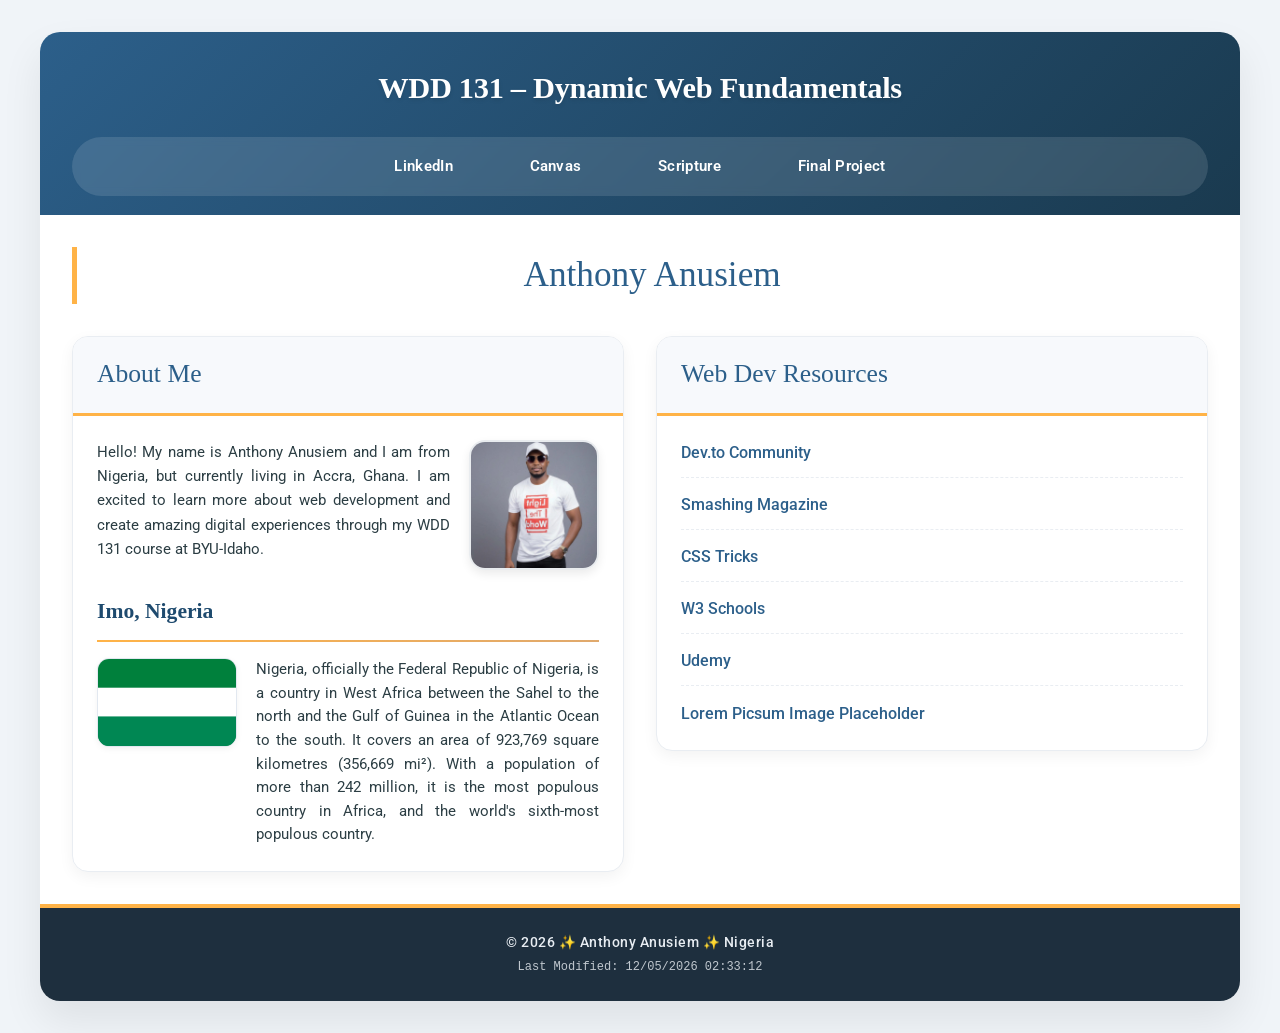
<file: index.html>
<!DOCTYPE html>
<html lang="en">
<head>
    <meta charset="UTF-8">
    <meta name="viewport" content="width=device-width, initial-scale=1.0">
    <title>WDD 131 – Dynamic Web Fundamentals – Anthony Anusiem</title>
    <meta name="description"
      content="WDD 131 – Dynamic Web Fundamentals – Anthony Anusiem. Personal homepage featuring web development projects and information about Imo, Nigeria.">
    <meta name="author" content="Anthony Anusiem">
    <link rel="stylesheet" href="styles/base.css">
    <link rel="preconnect" href="https://fonts.googleapis.com">
    <link rel="preconnect" href="https://fonts.gstatic.com" crossorigin>
    <link
      href="https://fonts.googleapis.com/css2?family=Roboto:ital,wght@0,100..900;1,100..900&family=Playfair+Display:wght@400;500;600;700&display=swap"
      rel="stylesheet">
    <script src="scripts/getdates.js" defer></script>
</head>

<body>
  <div class="page-container">
    <header>
      <span id="course-title">WDD 131 – Dynamic Web Fundamentals</span>
      <nav>
        <a href="https://www.linkedin.com/in/example" target="_blank" rel="noopener noreferrer">LinkedIn</a>
        <a href="https://byupw.instructure.com/" target="_blank" rel="noopener noreferrer">Canvas</a>
        <a href="https://www.churchofjesuschrist.org/study/scriptures/bofm/1-ne/3?lang=eng&id=p7#p7" target="_blank" rel="noopener noreferrer">Scripture</a>
        <a href="#" target="_blank" rel="noopener noreferrer">Final Project</a>
      </nav>
    </header>

    <main>
      <h1>Anthony Anusiem</h1>
      
      <div class="cards-grid">
      
        <section class="card">
          <h2>About Me</h2>
          <div class="card-content">
            <div class="text-with-img">
              <p>Hello! My name is Anthony Anusiem and I am from Nigeria, but currently living in Accra, Ghana. I am excited to learn more about web development and create amazing digital experiences through my WDD 131 course at BYU-Idaho.</p>
              <img src="images/profile.jpg" alt="Anthony portrait illustration" class="portrait-img" loading="lazy">
            </div>
            <div class="location-block">
              <h3>Imo, Nigeria</h3>
              <hr>
              <div class="location-details">
                <!-- CORRECTED: Valid SVG data URI with no spaces or illegal characters -->
                <img src="data:image/svg+xml,%3Csvg%20xmlns%3D%22http%3A%2F%2Fwww.w3.org%2F2000%2Fsvg%22%20viewBox%3D%220%200%20160%20100%22%3E%3Crect%20width%3D%22160%22%20height%3D%22100%22%20fill%3D%22%2300803C%22%2F%3E%3Crect%20y%3D%2233%22%20width%3D%22160%22%20height%3D%2234%22%20fill%3D%22%23FFFFFF%22%2F%3E%3Crect%20y%3D%2266%22%20width%3D%22160%22%20height%3D%2234%22%20fill%3D%22%23008753%22%2F%3E%3C%2Fsvg%3E" alt="Nigeria flag map illustration" class="flag-img" loading="lazy">
                <p>Nigeria, officially the Federal Republic of Nigeria, is a country in West Africa between the Sahel to the north and the Gulf of Guinea in the Atlantic Ocean to the south. It covers an area of 923,769 square kilometres (356,669 mi²). With a population of more than 242 million, it is the most populous country in Africa, and the world's sixth-most populous country.</p>
              </div>
            </div>
          </div>
        </section>

        <section class="card">
          <h2>Web Dev Resources</h2>
          <div class="card-content">
            <ul class="resources-list">
              <li><a href="https://dev.to/" target="_blank" rel="noopener noreferrer">Dev.to Community</a></li>
              <li><a href="https://www.smashingmagazine.com/" target="_blank" rel="noopener noreferrer">Smashing Magazine</a></li>
              <li><a href="https://css-tricks.com/" target="_blank" rel="noopener noreferrer">CSS Tricks</a></li>
              <li><a href="https://www.w3schools.com/" target="_blank" rel="noopener noreferrer">W3 Schools</a></li>
              <li><a href="https://www.udemy.com/" target="_blank" rel="noopener noreferrer">Udemy</a></li>
              <li><a href="https://picsum.photos/" target="_blank" rel="noopener noreferrer">Lorem Picsum Image Placeholder</a></li>
            </ul>
          </div>
        </section>
      </div>
    </main>

    <footer>
      <p>© <span id="currentyear"></span> ✨ Anthony Anusiem ✨ Nigeria</p>
      <p id="lastModified"></p>
    </footer>
  </div>
</body>
</html>
</file>
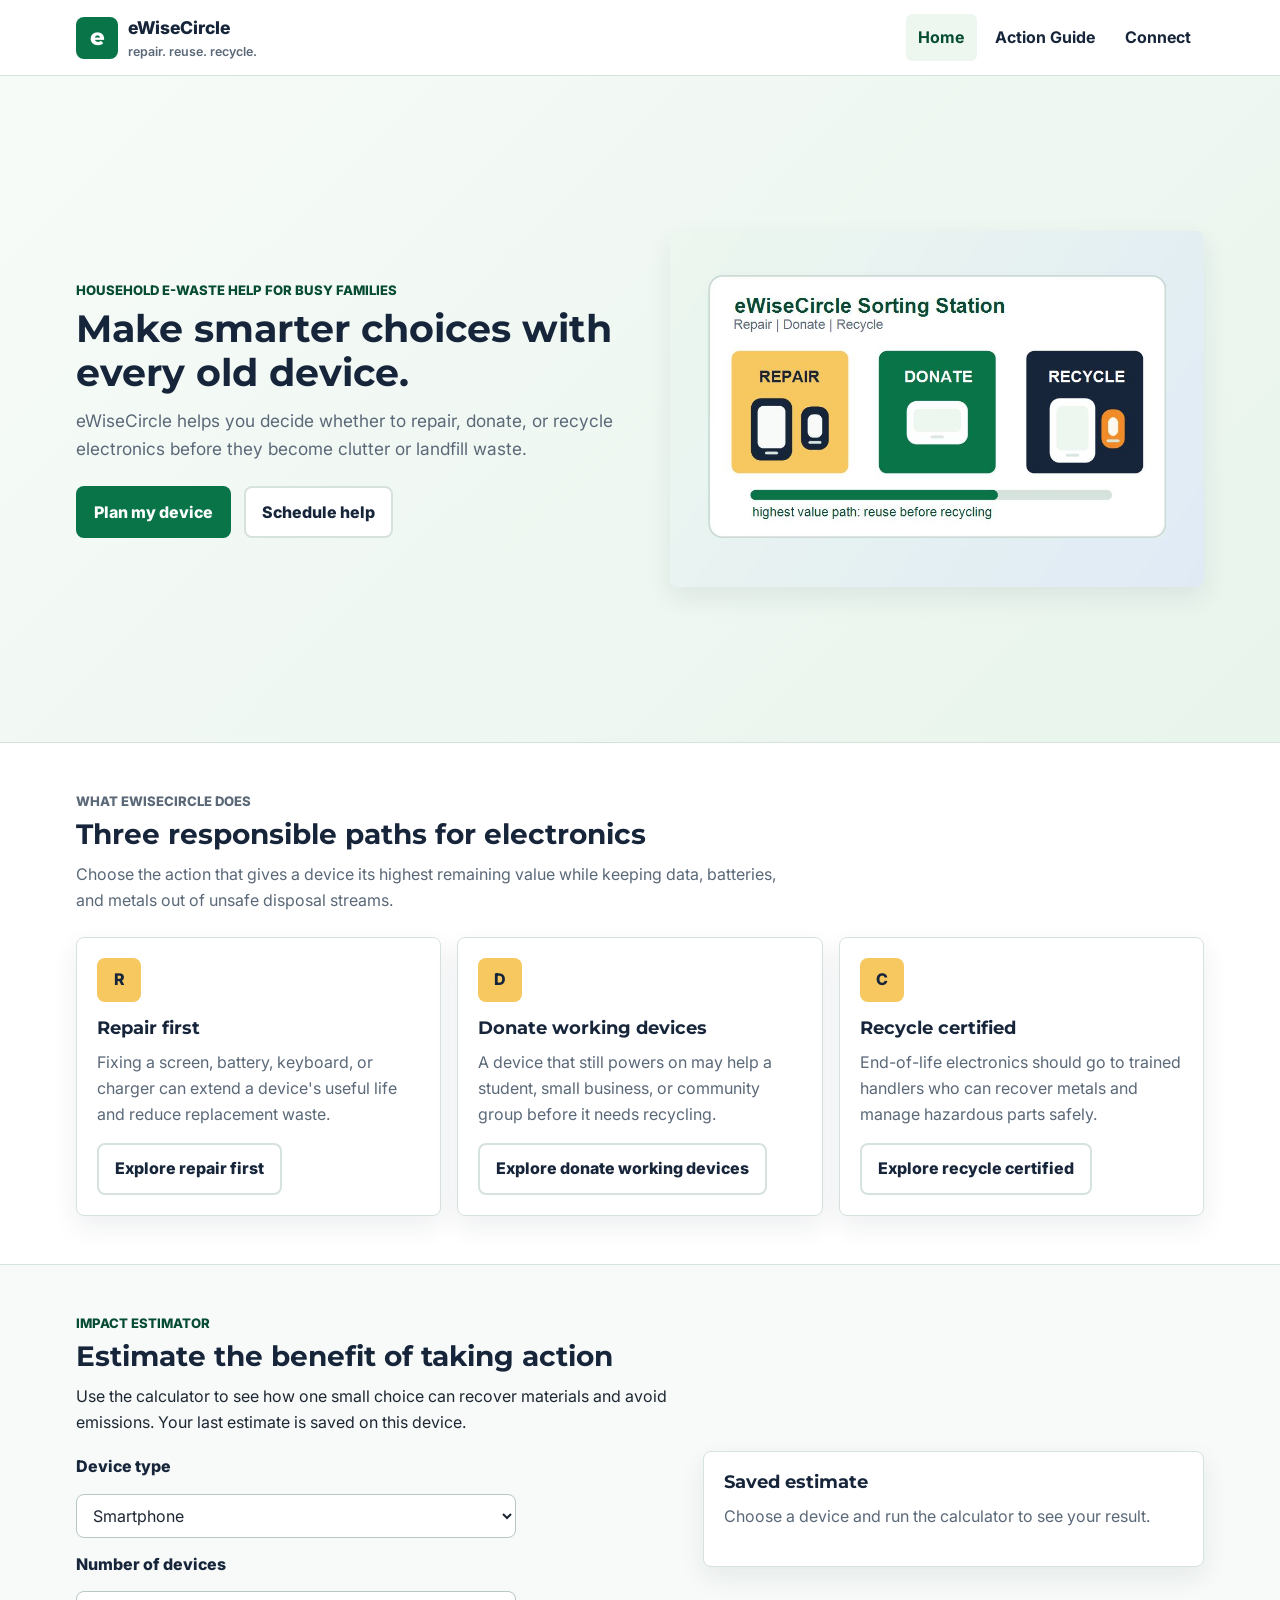
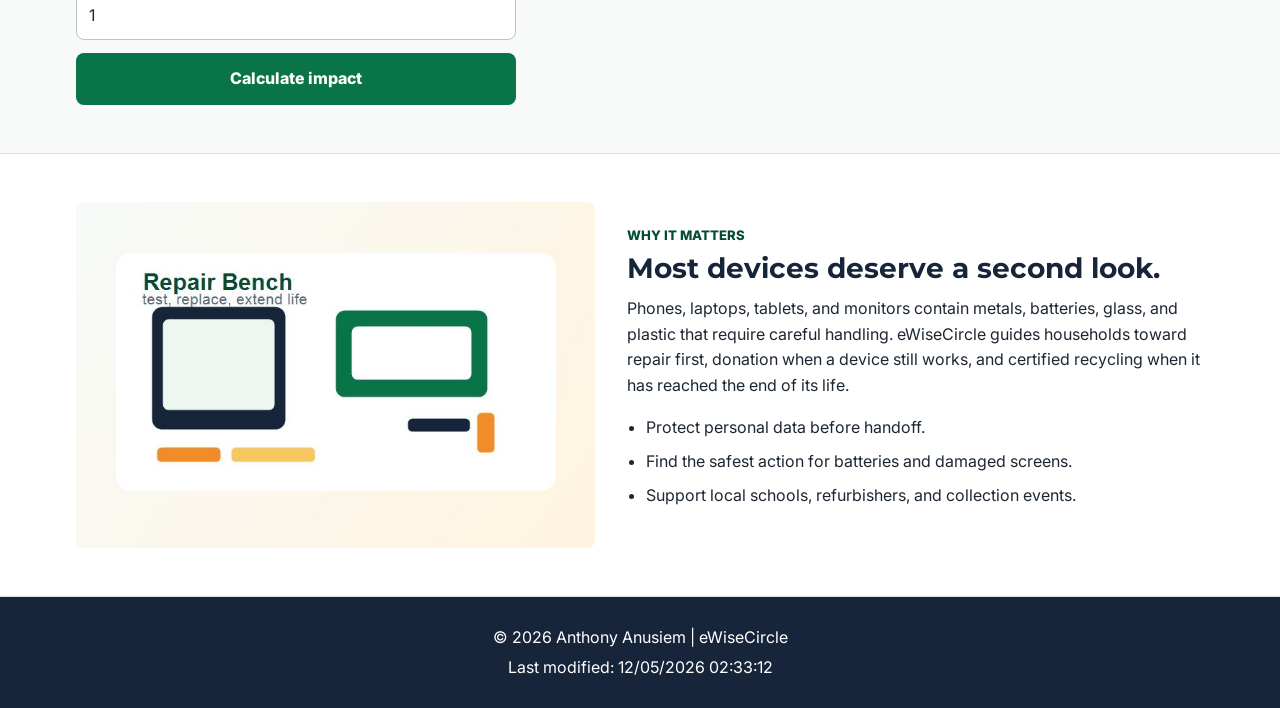
<file: Project/index.html>
<!DOCTYPE html>
<html lang="en">
<head>
  <meta charset="UTF-8">
  <meta name="viewport" content="width=device-width, initial-scale=1.0">
  <meta name="description" content="eWiseCircle helps households repair, donate, and recycle electronics responsibly.">
  <meta name="author" content="Anthony Anusiem">
  <title>eWiseCircle | Home</title>
  <link rel="preconnect" href="https://fonts.googleapis.com">
  <link rel="preconnect" href="https://fonts.gstatic.com" crossorigin>
  <link href="https://fonts.googleapis.com/css2?family=Inter:wght@400;500;600;700;800&family=Montserrat:wght@600;700;800&display=swap" rel="stylesheet">
  <link rel="stylesheet" href="styles/ewise.css">
  <script src="scripts/ewise.js" defer></script>
</head>
<body data-page="home">
  <a class="skip-link" href="#main-content">Skip to main content</a>
  <header class="site-header">
    <nav class="nav-shell" aria-label="Main navigation">
      <a class="brand-link" href="index.html" aria-label="eWiseCircle home">
        <span class="brand-mark" aria-hidden="true">e</span>
        <span>
          <span class="brand-name">eWiseCircle</span>
          <span class="brand-tagline">repair. reuse. recycle.</span>
        </span>
      </a>
      <button class="menu-toggle" type="button" aria-expanded="false" aria-controls="primary-navigation">
        <span class="menu-icon" aria-hidden="true"></span>
        <span class="sr-only">Menu</span>
      </button>
      <ul class="nav-list" id="primary-navigation">
        <li><a href="index.html">Home</a></li>
        <li><a href="guide.html">Action Guide</a></li>
        <li><a href="connect.html">Connect</a></li>
      </ul>
    </nav>
  </header>

  <main id="main-content">
    <section class="hero-section">
      <div class="hero-grid">
        <div class="hero-copy">
          <p class="eyebrow">Household e-waste help for busy families</p>
          <h1>Make smarter choices with every old device.</h1>
          <p class="hero-text">eWiseCircle helps you decide whether to repair, donate, or recycle electronics before they become clutter or landfill waste.</p>
          <div class="hero-actions" aria-label="Primary actions">
            <a class="button button-primary" href="guide.html">Plan my device</a>
            <a class="button button-secondary" href="connect.html">Schedule help</a>
          </div>
        </div>
        <picture>
          <source srcset="images/ewise-hero.jpg" media="(min-width: 720px)">
          <img class="hero-image" src="images/ewise-hero.jpg" width="960" height="640" alt="Illustration of sorted phones, cords, and small electronics ready for repair or recycling" decoding="async" fetchpriority="high">
        </picture>
      </div>
    </section>

    <section class="section-band">
      <div class="content-wrap">
        <div class="section-heading">
          <p class="eyebrow">What eWiseCircle does</p>
          <h2>Three responsible paths for electronics</h2>
          <p>Choose the action that gives a device its highest remaining value while keeping data, batteries, and metals out of unsafe disposal streams.</p>
        </div>
        <div class="path-grid" id="pathCards" aria-live="polite"></div>
      </div>
    </section>

    <section class="content-wrap two-column">
      <div>
        <p class="eyebrow">Impact estimator</p>
        <h2>Estimate the benefit of taking action</h2>
        <p>Use the calculator to see how one small choice can recover materials and avoid emissions. Your last estimate is saved on this device.</p>
        <form class="calculator" id="impactForm">
          <label for="deviceType">Device type</label>
          <select id="deviceType" name="deviceType">
            <option value="phone">Smartphone</option>
            <option value="laptop">Laptop</option>
            <option value="tablet">Tablet</option>
            <option value="monitor">Monitor</option>
          </select>

          <label for="deviceCount">Number of devices</label>
          <input id="deviceCount" name="deviceCount" type="number" min="1" max="25" value="1">

          <button class="button button-primary" type="submit">Calculate impact</button>
        </form>
      </div>
      <aside class="result-panel" id="impactResult">
        <h3>Saved estimate</h3>
        <p>Choose a device and run the calculator to see your result.</p>
      </aside>
    </section>

    <section class="section-band">
      <div class="content-wrap story-grid">
        <img src="images/repair-bench.jpg" width="720" height="480" alt="Illustration of a tidy repair bench with tools and a phone being inspected" loading="lazy" decoding="async">
        <div>
          <p class="eyebrow">Why it matters</p>
          <h2>Most devices deserve a second look.</h2>
          <p>Phones, laptops, tablets, and monitors contain metals, batteries, glass, and plastic that require careful handling. eWiseCircle guides households toward repair first, donation when a device still works, and certified recycling when it has reached the end of its life.</p>
          <ul class="check-list">
            <li>Protect personal data before handoff.</li>
            <li>Find the safest action for batteries and damaged screens.</li>
            <li>Support local schools, refurbishers, and collection events.</li>
          </ul>
        </div>
      </div>
    </section>
  </main>

  <footer class="site-footer">
    <p>&copy; <span id="currentYear"></span> Anthony Anusiem | eWiseCircle</p>
    <p id="lastModified"></p>
  </footer>
</body>
</html>
</file>
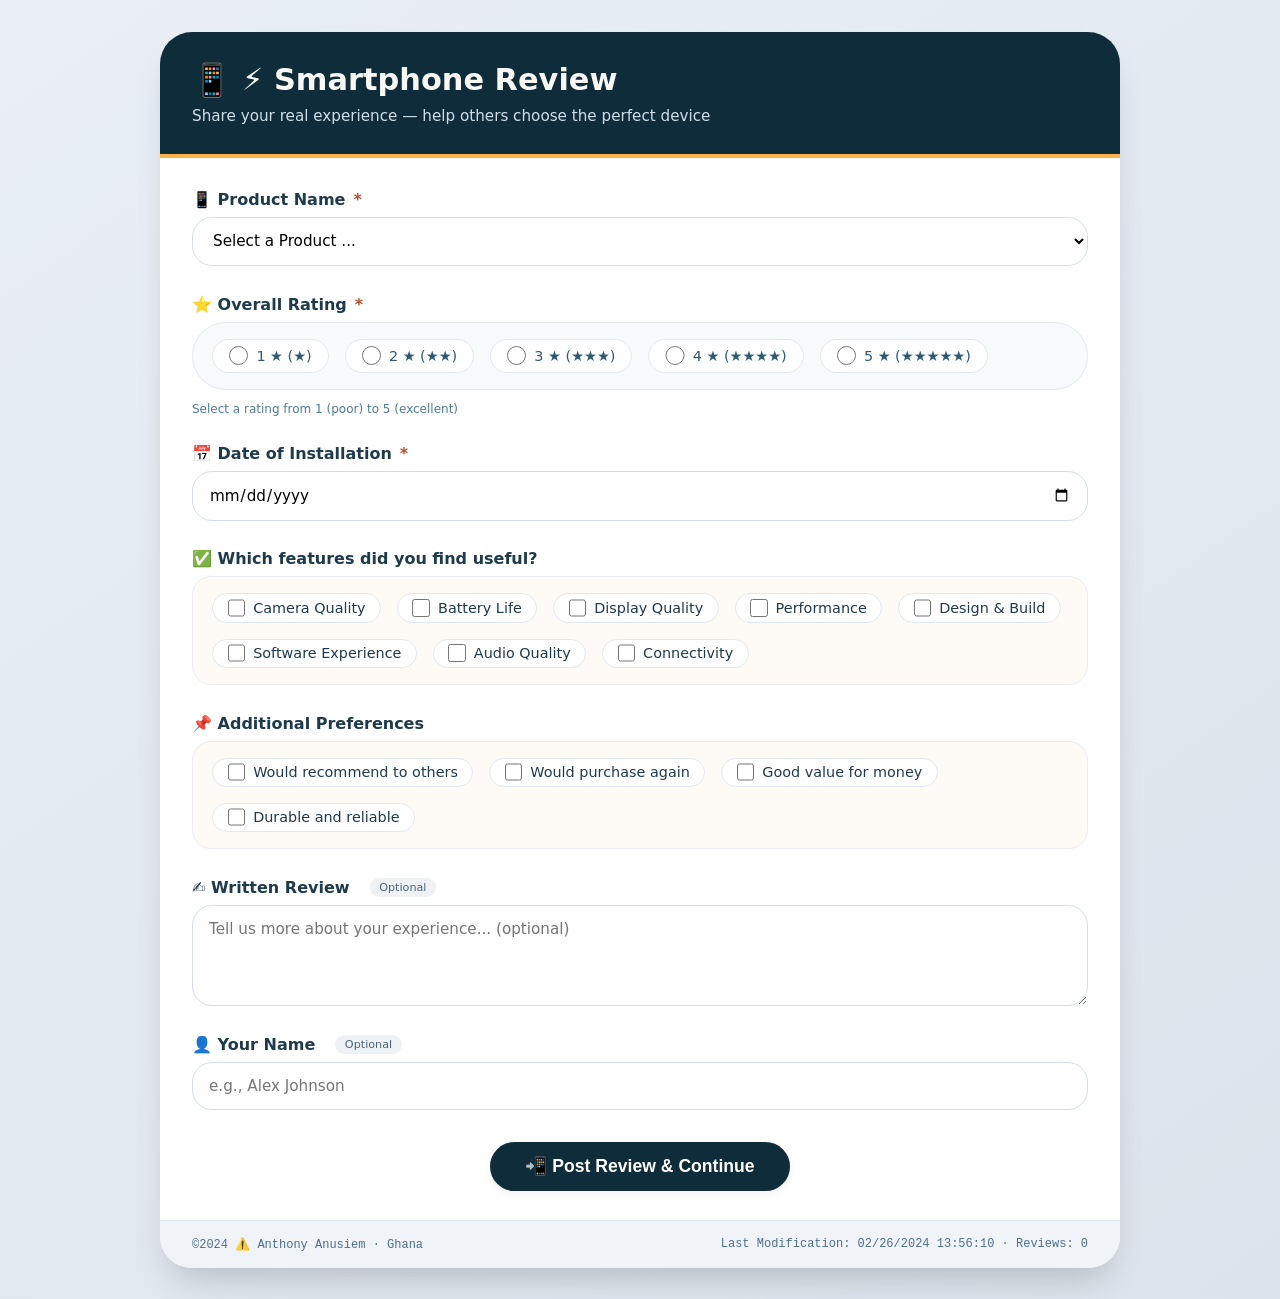
<file: form.html>
<!DOCTYPE html>
<html lang="en">
<head>
  <meta charset="UTF-8">
  <meta name="viewport" content="width=device-width, initial-scale=1.0">
  <meta name="description" content="SmartPhone Reviewer product review form - Share your honest smartphone experience">
  <meta name="author" content="Anthony Anusiem">
  <title>SmartPhone Reviewer | Review Form</title>
  <link rel="stylesheet" href="styles/form.css">
   <script src="scripts/form.js" defer></script>
</head>
<body>
<div class="review-container">
  <header class="form-header">
    <h1>⚡ Smartphone Review</h1>
    <p>Share your real experience — help others choose the perfect device</p>
  </header>

  <form class="smart-review-form" method="get" action="review.html" id="phoneReviewForm">
    <!-- Product selection -->
    <div class="form-group">
      <label for="productName">📱 Product Name <span class="required-ast">*</span></label>
      <select id="productName" name="productName" required>
        <option value="" disabled selected>Select a Product ...</option>
      </select>
    </div>

    <!-- Overall Rating - 5 hardcoded radio inputs -->
    <div class="form-group">
      <label>⭐ Overall Rating <span class="required-ast">*</span></label>
      <div class="rating-group">
        <div class="rating-option">
          <input type="radio" name="overallRating" id="rating_1" value="1" required>
          <label for="rating_1">1 ★ (★)</label>
        </div>
        <div class="rating-option">
          <input type="radio" name="overallRating" id="rating_2" value="2" required>
          <label for="rating_2">2 ★ (★★)</label>
        </div>
        <div class="rating-option">
          <input type="radio" name="overallRating" id="rating_3" value="3" required>
          <label for="rating_3">3 ★ (★★★)</label>
        </div>
        <div class="rating-option">
          <input type="radio" name="overallRating" id="rating_4" value="4" required>
          <label for="rating_4">4 ★ (★★★★)</label>
        </div>
        <div class="rating-option">
          <input type="radio" name="overallRating" id="rating_5" value="5" required>
          <label for="rating_5">5 ★ (★★★★★)</label>
        </div>
      </div>
      <small class="hint-text">Select a rating from 1 (poor) to 5 (excellent)</small>
    </div>

    <!-- Date of Installation -->
    <div class="form-group">
      <label for="installDate">📅 Date of Installation <span class="required-ast">*</span></label>
      <input type="date" id="installDate" name="installDate" required>
    </div>

    <!-- Useful Features - 8 hardcoded checkboxes -->
    <div class="form-group">
      <label>✅ Which features did you find useful?</label>
      <div class="checkbox-group">
        <div class="checkbox-item">
          <input type="checkbox" id="feat_cam" name="usefulFeatures" value="Camera Quality">
          <label for="feat_cam">Camera Quality</label>
        </div>
        <div class="checkbox-item">
          <input type="checkbox" id="feat_batt" name="usefulFeatures" value="Battery Life">
          <label for="feat_batt">Battery Life</label>
        </div>
        <div class="checkbox-item">
          <input type="checkbox" id="feat_disp" name="usefulFeatures" value="Display Quality">
          <label for="feat_disp">Display Quality</label>
        </div>
        <div class="checkbox-item">
          <input type="checkbox" id="feat_perf" name="usefulFeatures" value="Performance">
          <label for="feat_perf">Performance</label>
        </div>
        <div class="checkbox-item">
          <input type="checkbox" id="feat_design" name="usefulFeatures" value="Design & Build">
          <label for="feat_design">Design & Build</label>
        </div>
        <div class="checkbox-item">
          <input type="checkbox" id="feat_soft" name="usefulFeatures" value="Software Experience">
          <label for="feat_soft">Software Experience</label>
        </div>
        <div class="checkbox-item">
          <input type="checkbox" id="feat_audio" name="usefulFeatures" value="Audio Quality">
          <label for="feat_audio">Audio Quality</label>
        </div>
        <div class="checkbox-item">
          <input type="checkbox" id="feat_conn" name="usefulFeatures" value="Connectivity">
          <label for="feat_conn">Connectivity</label>
        </div>
      </div>
    </div>

    <!-- Additional Preferences - 4 hardcoded checkboxes (total 12 checkboxes) -->
    <div class="form-group">
      <label>📌 Additional Preferences</label>
      <div class="checkbox-group">
        <div class="checkbox-item">
          <input type="checkbox" id="pref_recommend" name="additionalPrefs" value="Would recommend to others">
          <label for="pref_recommend">Would recommend to others</label>
        </div>
        <div class="checkbox-item">
          <input type="checkbox" id="pref_repurchase" name="additionalPrefs" value="Would purchase again">
          <label for="pref_repurchase">Would purchase again</label>
        </div>
        <div class="checkbox-item">
          <input type="checkbox" id="pref_value" name="additionalPrefs" value="Good value for money">
          <label for="pref_value">Good value for money</label>
        </div>
        <div class="checkbox-item">
          <input type="checkbox" id="pref_durable" name="additionalPrefs" value="Durable and reliable">
          <label for="pref_durable">Durable and reliable</label>
        </div>
      </div>
    </div>

    <!-- Written Review -->
    <div class="form-group">
      <label for="writtenReview">✍️ Written Review <span class="optional-badge">Optional</span></label>
      <textarea id="writtenReview" name="writtenReview" rows="4" placeholder="Tell us more about your experience... (optional)"></textarea>
    </div>

    <!-- Your Name -->
    <div class="form-group">
      <label for="userName">👤 Your Name <span class="optional-badge">Optional</span></label>
      <input type="text" id="userName" name="userName" placeholder="e.g., Alex Johnson">
    </div>

    <!-- Centered Submit Button -->
    <div class="submit-area">
      <button type="submit" class="submit-btn">📲 Post Review & Continue</button>
    </div>
  </form>

  <footer class="assignment-footer">
    <div>©2024 ⚠️ Anthony Anusiem · Ghana</div>
    <div>Last Modification: 02/26/2024 13:56:10 · <span id="reviewCountDisplay">Reviews: 0</span></div>
  </footer>
</div>

</body>
</html>
</file>
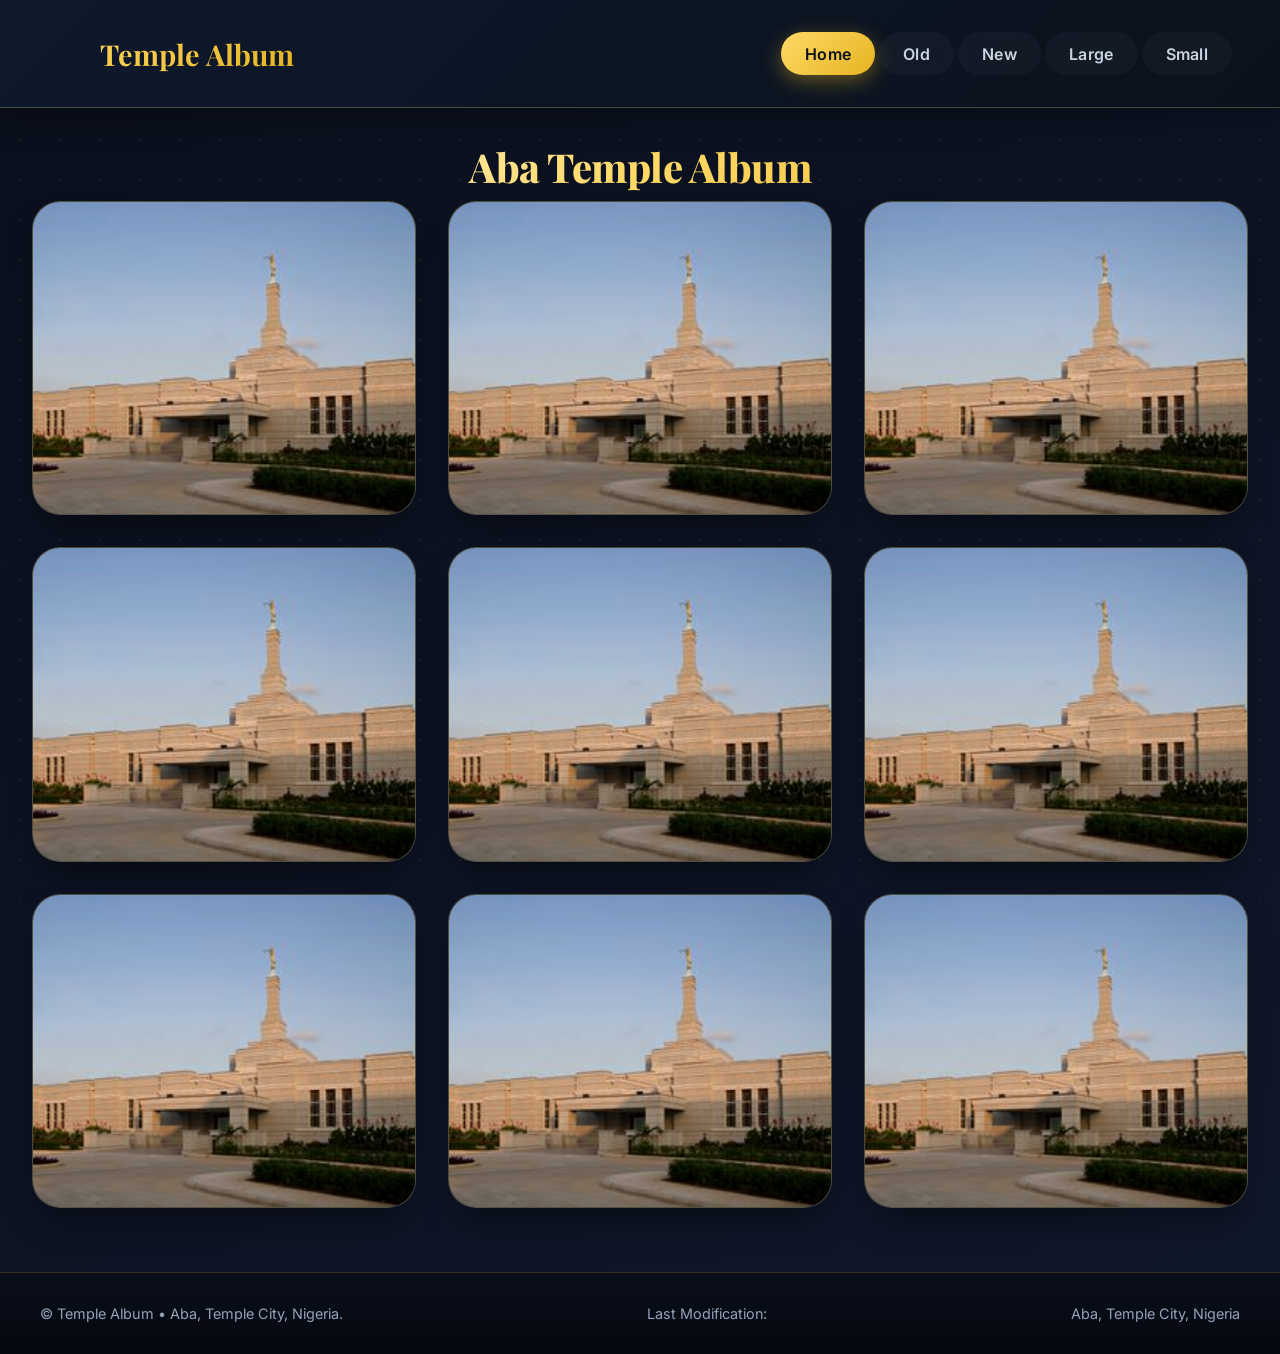
<file: temples.html>
<!DOCTYPE html>
<html lang="en">
<head>
  <meta charset="UTF-8">
  <meta name="viewport" content="width=device-width, initial-scale=1.0">
  <meta name="description" content="Temple Album - A gallery of beautiful temples from around the world">
  <meta name="author" content="Anthony Anusiem - WDD 131 Student">
  
  <title>Temple Album | Sacred Temple Gallery</title>

  <!-- Google Fonts preconnect links (required for audit) -->
  <link rel="preconnect" href="https://fonts.googleapis.com">
  <link rel="preconnect" href="https://fonts.gstatic.com" crossorigin>
  
  <!-- Google Fonts -->
  <link href="https://fonts.googleapis.com/css2?family=Inter:wght@300;400;600;700&family=Playfair+Display:wght@500;600;700&display=swap" rel="stylesheet">
  
  <!-- External CSS files -->
  <link rel="stylesheet" href="styles/temples.css">
  <link rel="stylesheet" href="styles/temples-large.css">
  
  <!-- External JavaScript -->
  <script src="scripts/temples.js" defer></script>
</head>
<body>

  <header>
    <div class="header-container">
      <div class="logo-title">
        <span class="brand-icon">⛩️</span>
        <span class="brand-text">Temple Album</span>
      </div>
      <button class="hamburger" id="hamburgerBtn" aria-label="Menu" aria-expanded="false">
        <span class="hamburger-line"></span>
        <span class="hamburger-line"></span>
        <span class="hamburger-line"></span>
        <span class="hamburger-x">✕</span>
      </button>
      <nav id="primaryNav">
        <ul class="nav-list">
          <li><a href="#" class="active-nav">Home</a></li>
          <li><a href="#">Old</a></li>
          <li><a href="#">New</a></li>
          <li><a href="#">Large</a></li>
          <li><a href="#">Small</a></li>
        </ul>
      </nav>
    </div>
  </header>

  <main>
    <h1>Aba Temple Album</h1>
    <div class="gallery-grid">
      <figure class="temple-card">
        <img src="images/aba-temple.jpeg" alt="Aba Nigeria Temple" loading="lazy" width="400" height="300">
        <figcaption>Aba Nigeria Temple</figcaption>
      </figure>
      <figure class="temple-card">
        <img src="images/aba-temple.jpeg" alt="Aba Nigeria Temple" loading="lazy" width="400" height="300">
        <figcaption>Aba Nigeria Temple</figcaption>
      </figure>
      <figure class="temple-card">
        <img src="images/aba-temple.jpeg" alt="Aba Nigeria Temple" loading="lazy" width="400" height="300">
        <figcaption>Aba Nigeria Temple</figcaption>
      </figure>
      <figure class="temple-card">
        <img src="images/aba-temple.jpeg" alt="Aba Nigeria Temple" loading="lazy" width="400" height="300">
        <figcaption>Aba Nigeria Temple</figcaption>
      </figure>
      <figure class="temple-card">
        <img src="images/aba-temple.jpeg" alt="Aba Nigeria Temple" loading="lazy" width="400" height="300">
        <figcaption>Aba Nigeria Temple</figcaption>
      </figure>
      <figure class="temple-card">
        <img src="images/aba-temple.jpeg" alt="Aba Nigeria Temple" loading="lazy" width="400" height="300">
        <figcaption>Aba Nigeria Temple</figcaption>
      </figure>
      <figure class="temple-card">
        <img src="images/aba-temple.jpeg" alt="Aba Nigeria Temple" loading="lazy" width="400" height="300">
        <figcaption>Aba Nigeria Temple</figcaption>
      </figure>
      <figure class="temple-card">
        <img src="images/aba-temple.jpeg" alt="Aba Nigeria Temple" loading="lazy" width="400" height="300">
        <figcaption>Aba Nigeria Temple</figcaption>
      </figure>
      <figure class="temple-card">
        <img src="images/aba-temple.jpeg" alt="Aba Nigeria Temple" loading="lazy" width="400" height="300">
        <figcaption>Aba Nigeria Temple</figcaption>
      </figure>
    </div>
  </main>

  <footer>
    <div class="footer-content">
      <p class="footer-copyright">
        &copy; <span id="currentYear"></span> Temple Album • Aba, Temple City, Nigeria.
      </p>
      <p class="footer-last-modified">
        Last Modification: <span id="lastModified"></span>
      </p>
      <p class="footer-credit">Aba, Temple City, Nigeria</p>
    </div>
  </footer>

</body>
</html>
</file>
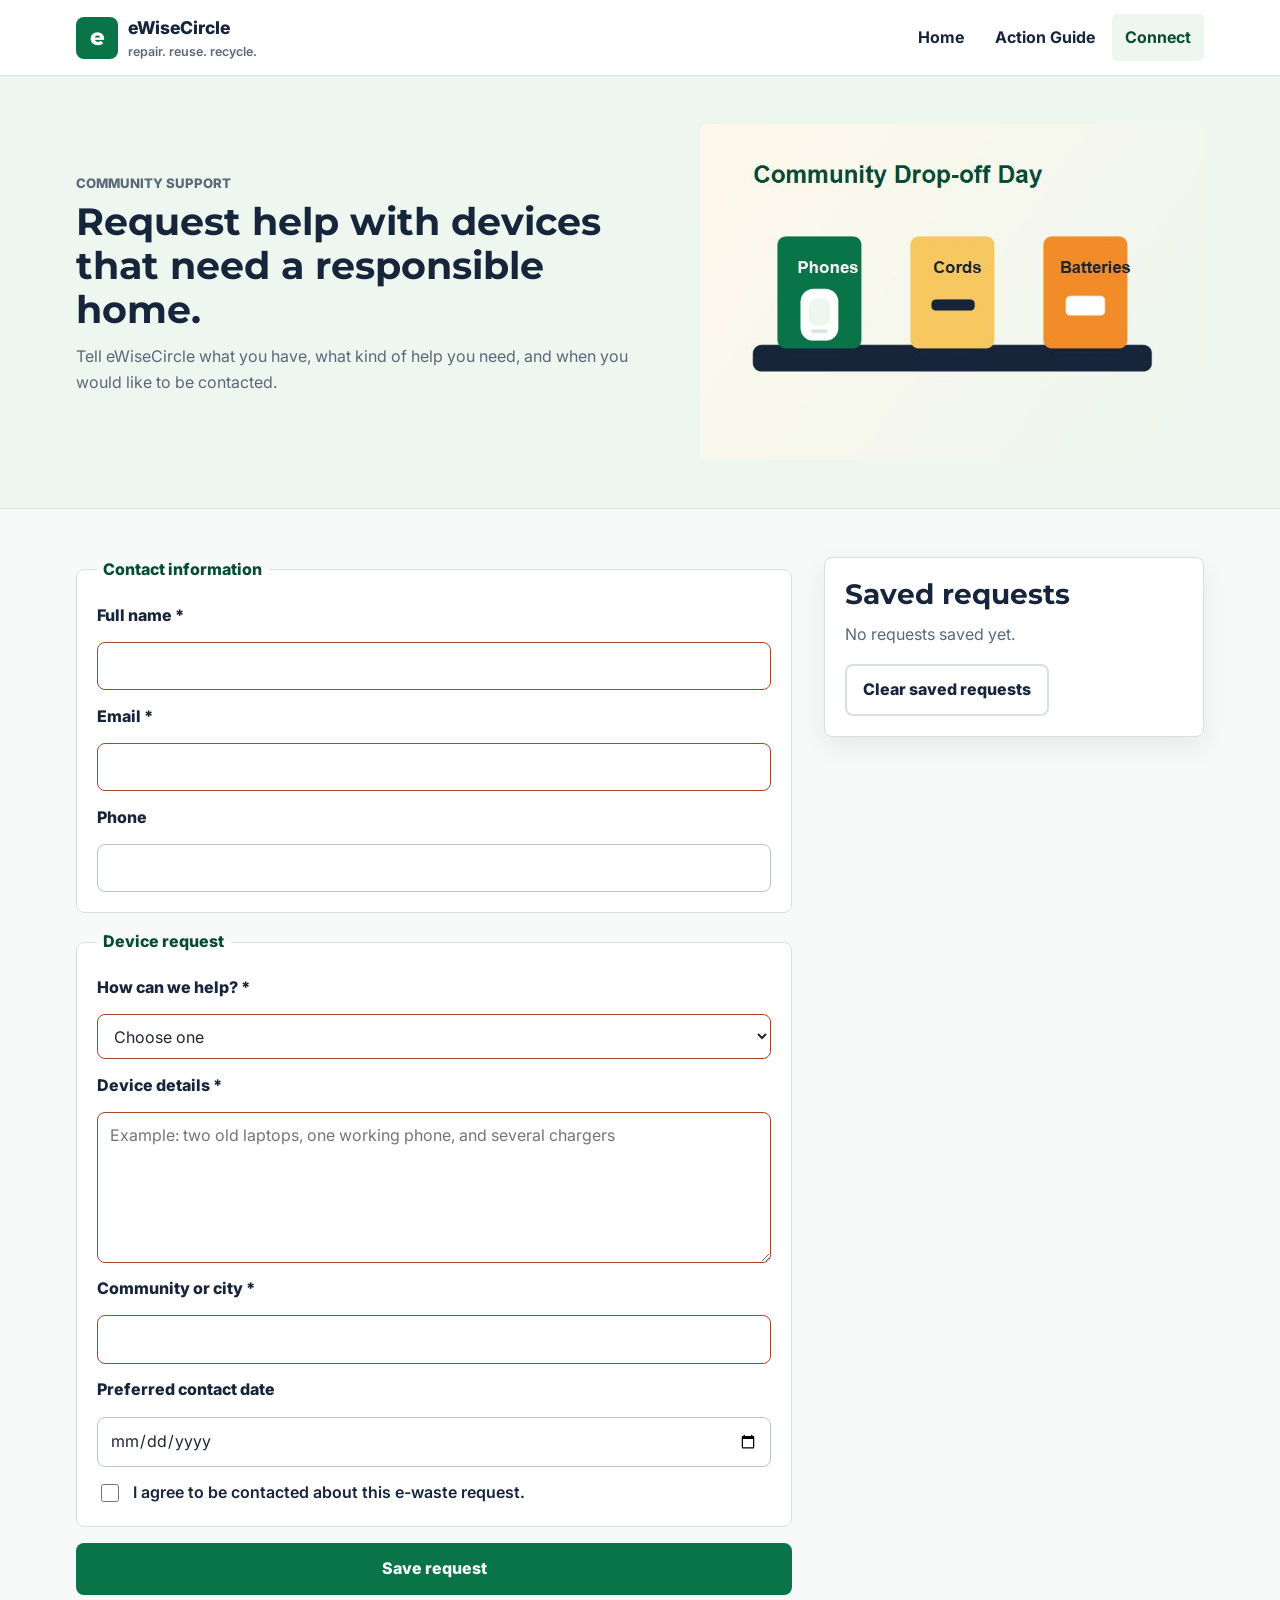
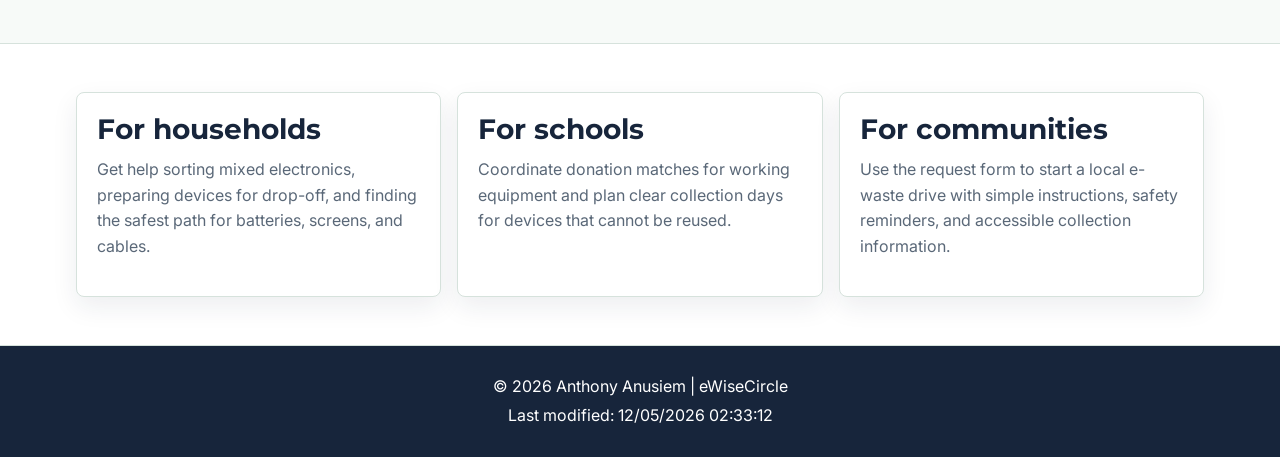
<file: Project/connect.html>
<!DOCTYPE html>
<html lang="en">
<head>
  <meta charset="UTF-8">
  <meta name="viewport" content="width=device-width, initial-scale=1.0">
  <meta name="description" content="Contact eWiseCircle to request e-waste pickup help, repair guidance, donation support, or a community collection event.">
  <meta name="author" content="Anthony Anusiem">
  <title>eWiseCircle | Connect</title>
  <link rel="preconnect" href="https://fonts.googleapis.com">
  <link rel="preconnect" href="https://fonts.gstatic.com" crossorigin>
  <link href="https://fonts.googleapis.com/css2?family=Inter:wght@400;500;600;700;800&family=Montserrat:wght@600;700;800&display=swap" rel="stylesheet">
  <link rel="stylesheet" href="styles/ewise.css">
  <script src="scripts/ewise.js" defer></script>
</head>
<body data-page="connect">
  <a class="skip-link" href="#main-content">Skip to main content</a>
  <header class="site-header">
    <nav class="nav-shell" aria-label="Main navigation">
      <a class="brand-link" href="index.html" aria-label="eWiseCircle home">
        <span class="brand-mark" aria-hidden="true">e</span>
        <span>
          <span class="brand-name">eWiseCircle</span>
          <span class="brand-tagline">repair. reuse. recycle.</span>
        </span>
      </a>
      <button class="menu-toggle" type="button" aria-expanded="false" aria-controls="primary-navigation">
        <span class="menu-icon" aria-hidden="true"></span>
        <span class="sr-only">Menu</span>
      </button>
      <ul class="nav-list" id="primary-navigation">
        <li><a href="index.html">Home</a></li>
        <li><a href="guide.html">Action Guide</a></li>
        <li><a href="connect.html">Connect</a></li>
      </ul>
    </nav>
  </header>

  <main id="main-content">
    <section class="subhero">
      <div class="content-wrap subhero-grid">
        <div>
          <p class="eyebrow">Community support</p>
          <h1>Request help with devices that need a responsible home.</h1>
          <p>Tell eWiseCircle what you have, what kind of help you need, and when you would like to be contacted.</p>
        </div>
        <img src="images/community-dropoff.jpg" width="720" height="480" alt="Illustration of a community e-waste drop-off table with labeled bins" loading="lazy" decoding="async">
      </div>
    </section>

    <section class="content-wrap form-layout">
      <form class="contact-form" id="supportForm" method="get" action="connect.html">
        <fieldset>
          <legend>Contact information</legend>
          <label for="fullName">Full name <span aria-hidden="true">*</span></label>
          <input id="fullName" name="fullName" type="text" autocomplete="name" required>

          <label for="email">Email <span aria-hidden="true">*</span></label>
          <input id="email" name="email" type="email" autocomplete="email" required>

          <label for="phone">Phone</label>
          <input id="phone" name="phone" type="tel" autocomplete="tel" pattern="[0-9+() .-]{7,}">
        </fieldset>

        <fieldset>
          <legend>Device request</legend>
          <label for="requestType">How can we help? <span aria-hidden="true">*</span></label>
          <select id="requestType" name="requestType" required>
            <option value="">Choose one</option>
            <option value="repair">Repair guidance</option>
            <option value="donation">Donation match</option>
            <option value="recycling">Certified recycling</option>
            <option value="event">Community collection event</option>
          </select>

          <label for="deviceDetails">Device details <span aria-hidden="true">*</span></label>
          <textarea id="deviceDetails" name="deviceDetails" rows="5" minlength="12" required placeholder="Example: two old laptops, one working phone, and several chargers"></textarea>

          <label for="community">Community or city <span aria-hidden="true">*</span></label>
          <input id="community" name="community" type="text" required>

          <label for="preferredDate">Preferred contact date</label>
          <input id="preferredDate" name="preferredDate" type="date">

          <label class="checkbox-line" for="consent">
            <input id="consent" name="consent" type="checkbox" required>
            I agree to be contacted about this e-waste request.
          </label>
        </fieldset>

        <button class="button button-primary" type="submit">Save request</button>
      </form>

      <aside class="request-summary" aria-live="polite">
        <h2>Saved requests</h2>
        <div id="requestList">
          <p>No requests saved yet.</p>
        </div>
        <button class="button button-secondary" id="clearRequests" type="button">Clear saved requests</button>
      </aside>
    </section>

    <section class="section-band">
      <div class="content-wrap info-grid">
        <article>
          <h2>For households</h2>
          <p>Get help sorting mixed electronics, preparing devices for drop-off, and finding the safest path for batteries, screens, and cables.</p>
        </article>
        <article>
          <h2>For schools</h2>
          <p>Coordinate donation matches for working equipment and plan clear collection days for devices that cannot be reused.</p>
        </article>
        <article>
          <h2>For communities</h2>
          <p>Use the request form to start a local e-waste drive with simple instructions, safety reminders, and accessible collection information.</p>
        </article>
      </div>
    </section>
  </main>

  <footer class="site-footer">
    <p>&copy; <span id="currentYear"></span> Anthony Anusiem | eWiseCircle</p>
    <p id="lastModified"></p>
  </footer>
</body>
</html>
</file>
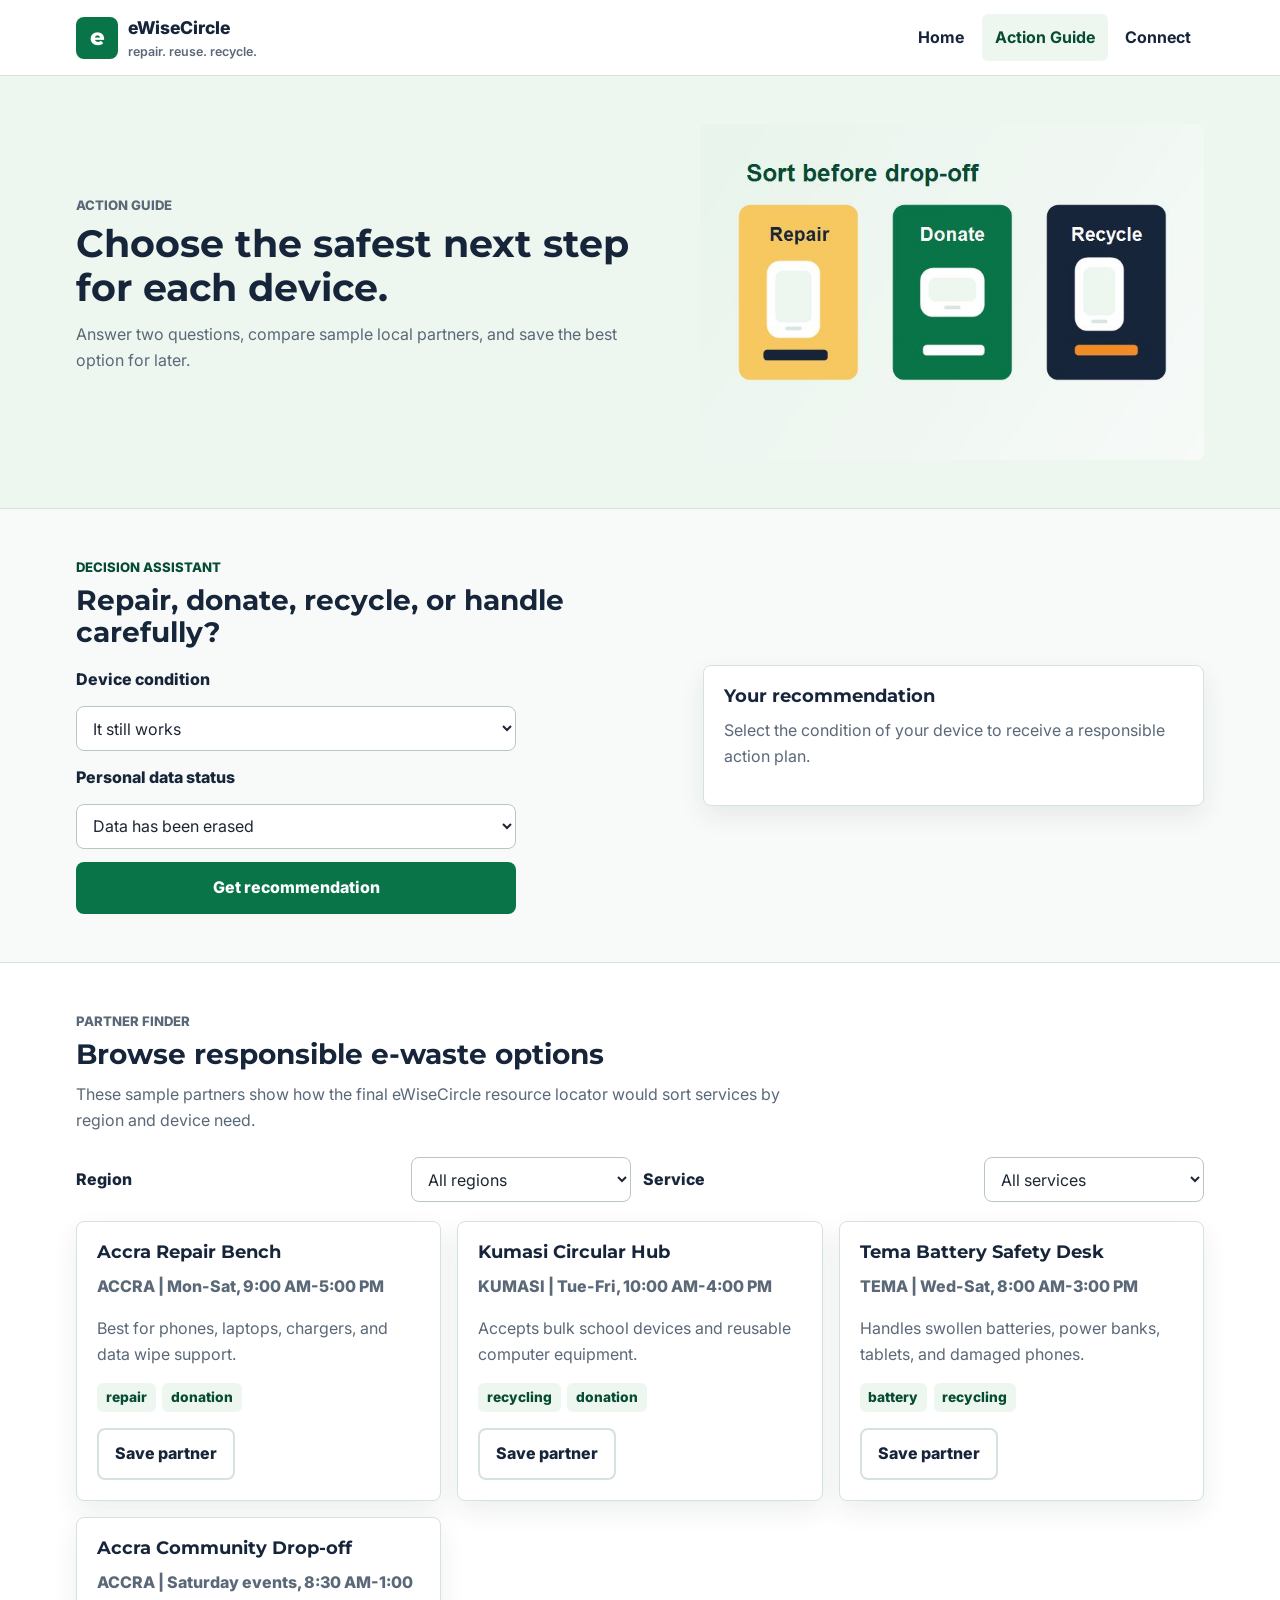
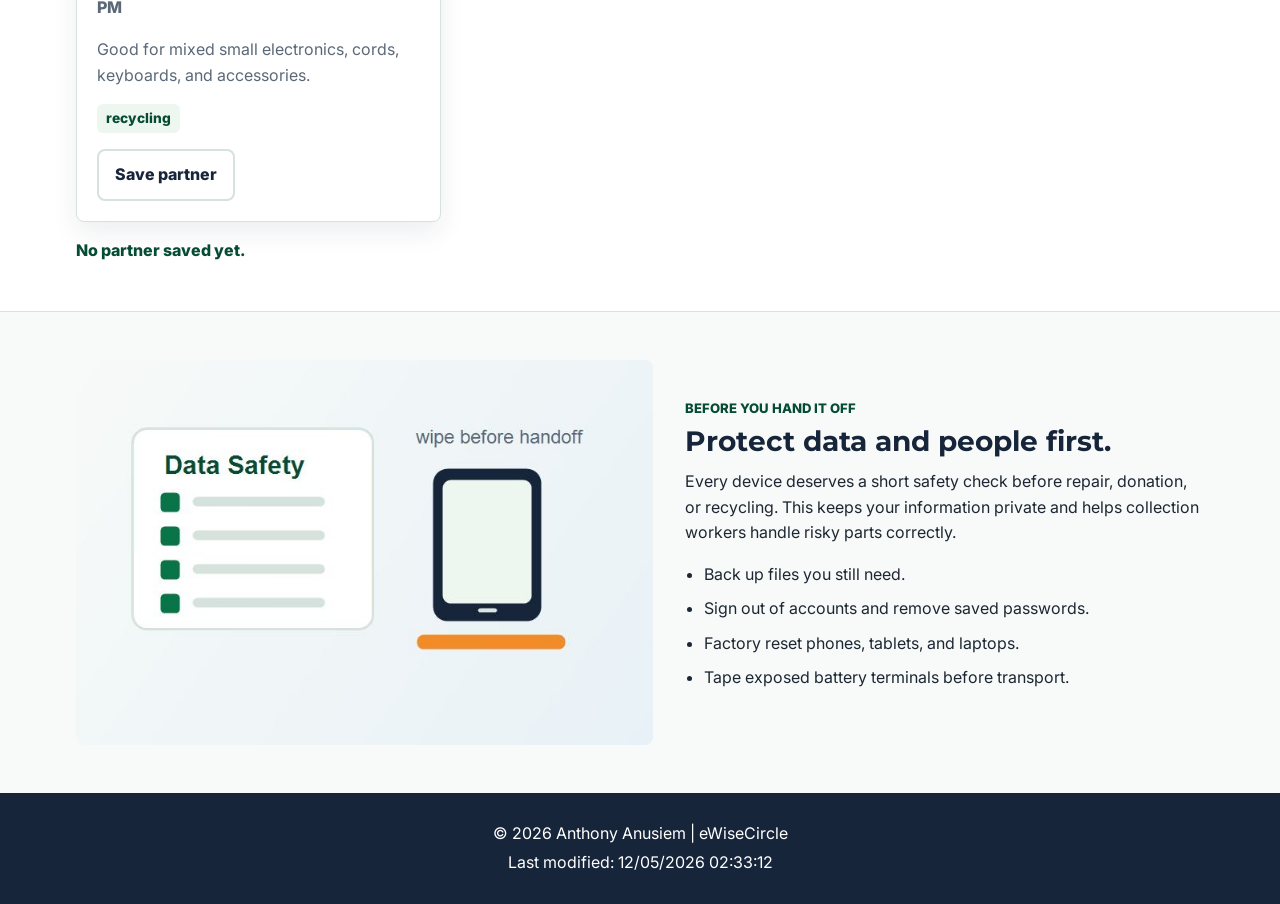
<file: Project/guide.html>
<!DOCTYPE html>
<html lang="en">
<head>
  <meta charset="UTF-8">
  <meta name="viewport" content="width=device-width, initial-scale=1.0">
  <meta name="description" content="Use the eWiseCircle action guide to choose repair, donation, recycling, or safe handling for old electronics.">
  <meta name="author" content="Anthony Anusiem">
  <title>eWiseCircle | Action Guide</title>
  <link rel="preconnect" href="https://fonts.googleapis.com">
  <link rel="preconnect" href="https://fonts.gstatic.com" crossorigin>
  <link href="https://fonts.googleapis.com/css2?family=Inter:wght@400;500;600;700;800&family=Montserrat:wght@600;700;800&display=swap" rel="stylesheet">
  <link rel="stylesheet" href="styles/ewise.css">
  <script src="scripts/ewise.js" defer></script>
</head>
<body data-page="guide">
  <a class="skip-link" href="#main-content">Skip to main content</a>
  <header class="site-header">
    <nav class="nav-shell" aria-label="Main navigation">
      <a class="brand-link" href="index.html" aria-label="eWiseCircle home">
        <span class="brand-mark" aria-hidden="true">e</span>
        <span>
          <span class="brand-name">eWiseCircle</span>
          <span class="brand-tagline">repair. reuse. recycle.</span>
        </span>
      </a>
      <button class="menu-toggle" type="button" aria-expanded="false" aria-controls="primary-navigation">
        <span class="menu-icon" aria-hidden="true"></span>
        <span class="sr-only">Menu</span>
      </button>
      <ul class="nav-list" id="primary-navigation">
        <li><a href="index.html">Home</a></li>
        <li><a href="guide.html">Action Guide</a></li>
        <li><a href="connect.html">Connect</a></li>
      </ul>
    </nav>
  </header>

  <main id="main-content">
    <section class="subhero">
      <div class="content-wrap subhero-grid">
        <div>
          <p class="eyebrow">Action guide</p>
          <h1>Choose the safest next step for each device.</h1>
          <p>Answer two questions, compare sample local partners, and save the best option for later.</p>
        </div>
        <img src="images/recycle-sort.jpg" width="720" height="480" alt="Illustration of small electronics sorted into repair, donation, and recycling groups" loading="lazy" decoding="async">
      </div>
    </section>

    <section class="content-wrap two-column">
      <div>
        <p class="eyebrow">Decision assistant</p>
        <h2>Repair, donate, recycle, or handle carefully?</h2>
        <form class="calculator" id="decisionForm">
          <label for="condition">Device condition</label>
          <select id="condition" name="condition">
            <option value="working">It still works</option>
            <option value="repairable">It may be repairable</option>
            <option value="broken">It is broken or obsolete</option>
            <option value="battery">It has a swollen or damaged battery</option>
          </select>

          <label for="dataStatus">Personal data status</label>
          <select id="dataStatus" name="dataStatus">
            <option value="wiped">Data has been erased</option>
            <option value="not-wiped">Data is still on the device</option>
          </select>

          <button class="button button-primary" type="submit">Get recommendation</button>
        </form>
      </div>
      <aside class="result-panel" id="recommendationOutput">
        <h3>Your recommendation</h3>
        <p>Select the condition of your device to receive a responsible action plan.</p>
      </aside>
    </section>

    <section class="section-band">
      <div class="content-wrap">
        <div class="section-heading">
          <p class="eyebrow">Partner finder</p>
          <h2>Browse responsible e-waste options</h2>
          <p>These sample partners show how the final eWiseCircle resource locator would sort services by region and device need.</p>
        </div>

        <div class="filter-bar" aria-label="Filter collection partners">
          <label for="regionFilter">Region</label>
          <select id="regionFilter">
            <option value="all">All regions</option>
            <option value="accra">Accra</option>
            <option value="kumasi">Kumasi</option>
            <option value="tema">Tema</option>
          </select>

          <label for="serviceFilter">Service</label>
          <select id="serviceFilter">
            <option value="all">All services</option>
            <option value="repair">Repair</option>
            <option value="donation">Donation</option>
            <option value="recycling">Recycling</option>
            <option value="battery">Battery safety</option>
          </select>
        </div>

        <div class="partner-grid" id="centerList" aria-live="polite"></div>
        <p class="saved-note" id="savedCenterNote">No partner saved yet.</p>
      </div>
    </section>

    <section class="content-wrap story-grid reverse">
      <img src="images/data-clean.jpg" width="720" height="480" alt="Illustration of a checklist beside a laptop prepared for secure data removal" loading="lazy" decoding="async">
      <div>
        <p class="eyebrow">Before you hand it off</p>
        <h2>Protect data and people first.</h2>
        <p>Every device deserves a short safety check before repair, donation, or recycling. This keeps your information private and helps collection workers handle risky parts correctly.</p>
        <ul class="check-list">
          <li>Back up files you still need.</li>
          <li>Sign out of accounts and remove saved passwords.</li>
          <li>Factory reset phones, tablets, and laptops.</li>
          <li>Tape exposed battery terminals before transport.</li>
        </ul>
      </div>
    </section>
  </main>

  <footer class="site-footer">
    <p>&copy; <span id="currentYear"></span> Anthony Anusiem | eWiseCircle</p>
    <p id="lastModified"></p>
  </footer>
</body>
</html>
</file>
<file: styles/base.css>
* {
  margin: 0;
  padding: 0;
  box-sizing: border-box;
}

body {
  font-family: 'Inter', -apple-system, BlinkMacSystemFont, 'Segoe UI', Roboto, Helvetica, Arial, sans-serif;
  background-color: #f0f4f8;
  color: #1e2f3e;
  line-height: 1.6;
  padding: 2rem;
  min-height: 100vh;
}

.page-container {
  max-width: 1200px;
  width: 100%;
  margin: 0 auto;
  background: white;
  border-radius: 20px;
  box-shadow: 0 20px 40px rgba(0, 0, 0, 0.08);
  overflow: hidden;
}

header {
  background: linear-gradient(135deg, #2c5f8a 0%, #1a3a4f 100%);
  padding: 2rem 2rem 1.2rem 2rem;
  text-align: center;
}

#course-title {
  display: block;
  font-family: 'Georgia', 'Times New Roman', Times, serif;
  font-size: 1.9rem;
  font-weight: 600;
  color: white;
  margin-bottom: 1.5rem;
  letter-spacing: -0.3px;
  text-shadow: 0 2px 4px rgba(0, 0, 0, 0.1);
  text-align: center;
}

nav {
  display: flex;
  justify-content: center;
  gap: 2rem;
  flex-wrap: wrap;
  background: rgba(255, 255, 255, 0.12);
  border-radius: 50px;
  padding: 0.5rem 1rem;
  backdrop-filter: blur(4px);
}

nav a {
  color: white;
  text-decoration: none;
  font-weight: 600;
  font-size: 0.95rem;
  padding: 0.6rem 1.4rem;
  border-radius: 40px;
  transition: all 0.25s ease;
  letter-spacing: 0.3px;
}

nav a:hover {
  background-color: #ffb347;
  color: #1e2f3e;
  transform: translateY(-2px);
  box-shadow: 0 4px 12px rgba(0, 0, 0, 0.2);
}

main {
  padding: 2rem;
}

h1 {
  font-family: 'Georgia', 'Times New Roman', Times, serif;
  font-size: 2.2rem;
  font-weight: 500;
  color: #2c5f8a;
  border-left: 5px solid #ffb347;
  padding-left: 1.2rem;
  margin-bottom: 2rem;
  text-align: center;
}

.cards-grid {
  display: grid;
  grid-template-columns: 1fr 1fr;
  gap: 2rem;
  align-items: start;
}

.card {
  background: #ffffff;
  border-radius: 16px;
  overflow: hidden;
  box-shadow: 0 5px 15px rgba(0, 0, 0, 0.05);
  border: 1px solid #e9edf2;
  transition: transform 0.2s, box-shadow 0.2s;
}

.card:hover {
  transform: translateY(-3px);
  box-shadow: 0 15px 30px rgba(0, 0, 0, 0.1);
}

.card h2 {
  background: #f7f9fc;
  padding: 1.1rem 1.5rem;
  font-family: 'Georgia', 'Times New Roman', Times, serif;
  font-size: 1.6rem;
  font-weight: 500;
  color: #2c5f8a;
  border-bottom: 3px solid #ffb347;
  margin: 0;
}

.card-content {
  padding: 1.5rem;
}

.text-with-img {
  display: flex;
  gap: 1.2rem;
  margin-bottom: 1.5rem;
  align-items: flex-start;
  text-align: justify;
}

.text-with-img p {
  flex: 2;
  font-size: 0.95rem;
  color: #2c3e44;
  line-height: 1.6;
}

.portrait-img {
  width: 130px;
  height: auto;
  border-radius: 16px;
  object-fit: cover;
  box-shadow: 0 4px 10px rgba(0, 0, 0, 0.08);
  border: 2px solid #e9ecef;
}

.location-block h3 {
  font-size: 1.35rem;
  font-family: 'Georgia', 'Times New Roman', Times, serif;
  color: #1e4a6e;
  margin-top: 0.5rem;
  margin-bottom: 0.5rem;
}

hr {
  margin: 0.75rem 0 1rem 0;
  border: none;
  height: 2px;
  background: linear-gradient(90deg, #ffb347, #e0a96d);
}

.location-details {
  display: flex;
  gap: 1.2rem;
  align-items: flex-start;
  text-align: justify;
}

.flag-img {
  width: 140px;
  height: auto;
  border-radius: 12px;
  background: #f1f5f9;
  border: 1px solid #e2e8f0;
  box-shadow: 0 2px 6px rgba(0, 0, 0, 0.05);
}

.location-details p {
  flex: 1;
  font-size: 0.92rem;
  line-height: 1.6;
  color: #2c3e44;
}

.resources-list {
  list-style: none;
  padding: 0;
}

.resources-list li {
  margin-bottom: 0.9rem;
  padding-bottom: 0.7rem;
  border-bottom: 1px dashed #e9edf2;
}

.resources-list li:last-child {
  border-bottom: none;
  margin-bottom: 0;
  padding-bottom: 0;
}

.resources-list a {
  text-decoration: none;
  font-weight: 500;
  color: #2c5f8a;
  font-size: 1rem;
  transition: all 0.2s ease;
  display: inline-block;
}

.resources-list a:hover {
  color: #ff8c42;
  transform: translateX(6px);
  text-decoration: underline;
}

footer {
  background: #1e2f3e;
  color: #e8edf2;
  text-align: center;
  padding: 1.2rem;
  font-size: 0.85rem;
  border-top: 4px solid #ffb347;
}

footer p {
  margin: 0.3rem 0;
}

footer p:first-child {
  font-weight: 500;
  letter-spacing: 0.5px;
}

#lastModified {
  font-family: 'Courier New', monospace;
  font-size: 0.75rem;
  opacity: 0.8;
}
@media (max-width: 850px) {
  body {
    padding: 1rem;
  }
  
  .cards-grid {
    grid-template-columns: 1fr;
    gap: 1.5rem;
  }
  
  main {
    padding: 1.5rem;
  }
  
  .text-with-img {
    flex-direction: column;
    align-items: center;
    text-align: center;
  }
  
  .portrait-img {
    width: 150px;
  }
  
  .location-details {
    flex-direction: column;
    align-items: center;
    text-align: center;
  }
  
  .flag-img {
    width: 100%;
    max-width: 200px;
  }
  
  nav {
    gap: 0.3rem;
    padding: 0.5rem 0.8rem;
  }
  
  nav a {
    padding: 0.4rem 1rem;
    font-size: 0.85rem;
  }
  
  #course-title {
    font-size: 1.5rem;
  }
  
  h1 {
    font-size: 1.8rem;
    text-align: center;
    border-left: none;
    border-bottom: 3px solid #ffb347;
    padding-left: 0;
    padding-bottom: 0.5rem;
  }
  
  .card h2 {
    font-size: 1.4rem;
    text-align: center;
  }
}

@media (max-width: 550px) {
  header {
    padding: 1.2rem 1rem 0.8rem 1rem;
  }
  
  #course-title {
    font-size: 1.2rem;
  }
  
  nav {
    flex-wrap: wrap;
    justify-content: center;
    gap: 0.4rem;
    border-radius: 30px;
  }
  
  nav a {
    padding: 0.35rem 0.8rem;
    font-size: 0.8rem;
  }
  
  h1 {
    font-size: 1.4rem;
  }
  
  .card h2 {
    font-size: 1.25rem;
    padding: 0.8rem 1rem;
  }
  
  .card-content {
    padding: 1rem;
  }
  
  .text-with-img p,
  .location-details p {
    font-size: 0.85rem;
  }
  
  .location-block h3 {
    font-size: 1.2rem;
    text-align: center;
  }
  
  footer {
    padding: 0.8rem;
  }
  
  footer p {
    font-size: 0.75rem;
  }
}

@media print {
  body {
    background: white;
    padding: 0;
    font-size: 12pt;
  }
  
  .page-container {
    box-shadow: none;
    margin: 0;
    border-radius: 0;
  }
  
  nav a {
    color: black;
    border: 1px solid #ccc;
    background: none;
  }
  
  nav a:hover {
    transform: none;
    box-shadow: none;
  }
  
  .card {
    break-inside: avoid;
    border: 1px solid #ddd;
  }
  
  footer {
    background: none;
    color: black;
    border-top: 1px solid #ccc;
  }
}

.text-center {
  text-align: center;
}

.mt-1 {
  margin-top: 0.5rem;
}

.mb-1 {
  margin-bottom: 0.5rem;
}


img {
  max-width: 100%;
  height: auto;
}
</file>
<file: Project/styles/ewise.css>
:root {
  --green: #087447;
  --green-dark: #064b33;
  --mint: #edf7ef;
  --orange: #f28c28;
  --gold: #f6c85f;
  --navy: #17253b;
  --ink: #1d2733;
  --muted: #5a6878;
  --line: #d6e2dc;
  --surface: #ffffff;
  --soft: #f7faf8;
  --shadow: 0 10px 26px rgba(23, 37, 59, 0.08);
}

* {
  box-sizing: border-box;
}

html {
  scroll-behavior: smooth;
}

body {
  margin: 0;
  color: var(--ink);
  background: var(--soft);
  font-family: "Inter", Arial, sans-serif;
  font-size: 1rem;
  line-height: 1.6;
}

img {
  display: block;
  max-width: 100%;
  height: auto;
  border-radius: 8px;
}

a {
  color: inherit;
}

h1,
h2,
h3 {
  color: var(--navy);
  font-family: "Montserrat", Arial, sans-serif;
  line-height: 1.15;
  margin: 0 0 0.75rem;
}

h1 {
  font-size: 2.4rem;
}

h2 {
  font-size: 1.75rem;
}

h3 {
  font-size: 1.1rem;
}

p {
  margin: 0 0 1rem;
}

button,
input,
select,
textarea {
  font: inherit;
}

button {
  cursor: pointer;
}

:focus-visible {
  outline: 3px solid var(--orange);
  outline-offset: 3px;
}

.skip-link {
  position: absolute;
  left: 1rem;
  top: 0.5rem;
  z-index: 20;
  padding: 0.6rem 0.8rem;
  color: var(--surface);
  background: var(--navy);
  border-radius: 6px;
  transform: translateY(-160%);
}

.skip-link:focus {
  transform: translateY(0);
}

.sr-only {
  position: absolute;
  width: 1px;
  height: 1px;
  padding: 0;
  margin: -1px;
  overflow: hidden;
  clip: rect(0, 0, 0, 0);
  white-space: nowrap;
  border: 0;
}

.site-header {
  position: sticky;
  top: 0;
  z-index: 10;
  background: rgba(255, 255, 255, 0.97);
  border-bottom: 1px solid var(--line);
}

.nav-shell {
  position: relative;
  display: flex;
  align-items: center;
  justify-content: space-between;
  max-width: 1160px;
  margin: 0 auto;
  padding: 0.85rem 1rem;
}

.brand-link {
  display: inline-flex;
  align-items: center;
  gap: 0.65rem;
  min-width: 0;
  color: var(--navy);
  font-weight: 800;
  text-decoration: none;
}

.brand-mark {
  display: grid;
  place-items: center;
  width: 42px;
  height: 42px;
  color: var(--surface);
  background: var(--green);
  border-radius: 8px;
  font-family: "Montserrat", Arial, sans-serif;
  font-size: 1.45rem;
}

.brand-name,
.brand-tagline {
  display: block;
}

.brand-name {
  font-size: 1.1rem;
}

.brand-tagline {
  color: var(--muted);
  font-size: 0.78rem;
  font-weight: 600;
}

.nav-list {
  display: flex;
  align-items: center;
  gap: 0.3rem;
  margin: 0;
  padding: 0;
  list-style: none;
}

.nav-list a {
  display: block;
  padding: 0.65rem 0.8rem;
  color: var(--navy);
  border-radius: 6px;
  font-weight: 700;
  text-decoration: none;
}

.nav-list a:hover,
.nav-list a[aria-current="page"] {
  color: var(--green-dark);
  background: var(--mint);
}

.menu-toggle {
  display: none;
  width: 44px;
  height: 44px;
  background: var(--surface);
  border: 1px solid var(--line);
  border-radius: 8px;
}

.menu-icon,
.menu-icon::before,
.menu-icon::after {
  display: block;
  width: 20px;
  height: 2px;
  margin: 0 auto;
  background: var(--navy);
  border-radius: 2px;
  content: "";
}

.menu-icon::before {
  transform: translateY(-7px);
}

.menu-icon::after {
  transform: translateY(5px);
}

.content-wrap {
  max-width: 1160px;
  margin: 0 auto;
  padding: 3rem 1rem;
}

.hero-section {
  background: linear-gradient(135deg, #f7fbf8 0%, #e8f4ec 100%);
}

.hero-grid,
.subhero-grid,
.two-column,
.story-grid,
.form-layout {
  display: grid;
  align-items: center;
  gap: 2rem;
}

.hero-grid {
  grid-template-columns: minmax(0, 1fr) minmax(320px, 0.95fr);
  max-width: 1160px;
  min-height: 74vh;
  margin: 0 auto;
  padding: 3rem 1rem;
}

.hero-copy {
  max-width: 620px;
}

.hero-text {
  max-width: 56ch;
  color: var(--muted);
  font-size: 1.08rem;
}

.hero-image {
  width: 100%;
  box-shadow: var(--shadow);
}

.hero-actions {
  display: flex;
  flex-wrap: wrap;
  gap: 0.8rem;
  margin-top: 1.5rem;
}

.subhero {
  background: var(--mint);
  border-bottom: 1px solid var(--line);
}

.subhero-grid {
  grid-template-columns: 1fr 0.85fr;
}

.subhero p {
  max-width: 58ch;
  color: var(--muted);
}

.eyebrow {
  margin-bottom: 0.35rem;
  color: var(--green-dark);
  font-size: 0.82rem;
  font-weight: 800;
  letter-spacing: 0;
  text-transform: uppercase;
}

.button {
  display: inline-flex;
  align-items: center;
  justify-content: center;
  min-height: 44px;
  padding: 0.7rem 1rem;
  border: 2px solid transparent;
  border-radius: 8px;
  font-weight: 800;
  text-decoration: none;
}

.button-primary {
  color: var(--surface);
  background: var(--green);
}

.button-primary:hover {
  background: var(--green-dark);
}

.button-secondary {
  color: var(--navy);
  background: var(--surface);
  border-color: var(--line);
}

.button-secondary:hover {
  border-color: var(--orange);
}

.section-band {
  background: var(--surface);
  border-top: 1px solid var(--line);
  border-bottom: 1px solid var(--line);
}

.section-heading {
  max-width: 720px;
  margin-bottom: 1.5rem;
}

.section-heading p {
  color: var(--muted);
}

.path-grid,
.partner-grid,
.info-grid {
  display: grid;
  grid-template-columns: repeat(3, minmax(0, 1fr));
  gap: 1rem;
}

.path-card,
.partner-card,
.info-grid article,
.result-panel,
.request-summary {
  background: var(--surface);
  border: 1px solid var(--line);
  border-radius: 8px;
  box-shadow: var(--shadow);
}

.path-card,
.partner-card,
.info-grid article {
  padding: 1.25rem;
}

.path-icon {
  display: grid;
  place-items: center;
  width: 44px;
  height: 44px;
  margin-bottom: 1rem;
  color: var(--navy);
  background: var(--gold);
  border-radius: 8px;
  font-weight: 800;
}

.two-column {
  grid-template-columns: minmax(0, 0.95fr) minmax(300px, 0.8fr);
}

.story-grid {
  grid-template-columns: 0.9fr 1fr;
}

.reverse {
  grid-template-columns: 1fr 0.9fr;
}

.calculator,
.contact-form fieldset {
  display: grid;
  gap: 0.85rem;
}

.calculator {
  max-width: 440px;
  margin-top: 1.2rem;
}

.contact-form {
  display: grid;
  gap: 1rem;
}

.contact-form fieldset {
  margin: 0;
  padding: 1.25rem;
  background: var(--surface);
  border: 1px solid var(--line);
  border-radius: 8px;
}

.contact-form legend {
  padding: 0 0.4rem;
  color: var(--green-dark);
  font-weight: 800;
}

label {
  color: var(--navy);
  font-weight: 800;
}

input,
select,
textarea {
  width: 100%;
  min-height: 44px;
  padding: 0.65rem 0.75rem;
  color: var(--ink);
  background: var(--surface);
  border: 1px solid #b8c8c0;
  border-radius: 8px;
}

textarea {
  resize: vertical;
}

input:invalid,
select:invalid,
textarea:invalid {
  border-color: #a64628;
}

.checkbox-line {
  display: grid;
  grid-template-columns: auto 1fr;
  gap: 0.7rem;
  align-items: start;
  font-weight: 600;
}

.checkbox-line input {
  width: 18px;
  min-height: 18px;
  margin-top: 0.25rem;
}

.result-panel,
.request-summary {
  padding: 1.25rem;
}

.result-panel p,
.request-summary p,
.partner-card p,
.path-card p,
.info-grid p {
  color: var(--muted);
}

.metric-row {
  display: grid;
  grid-template-columns: repeat(2, minmax(0, 1fr));
  gap: 0.75rem;
  margin: 1rem 0;
}

.metric-row strong {
  display: block;
  color: var(--green-dark);
  font-size: 1.4rem;
}

.check-list {
  display: grid;
  gap: 0.55rem;
  padding-left: 1.2rem;
}

.filter-bar {
  display: grid;
  grid-template-columns: auto minmax(150px, 220px) auto minmax(150px, 220px);
  gap: 0.75rem;
  align-items: center;
  margin-bottom: 1.2rem;
}

.tag-list {
  display: flex;
  flex-wrap: wrap;
  gap: 0.4rem;
  margin: 1rem 0;
  padding: 0;
  list-style: none;
}

.tag-list li,
.status-pill {
  display: inline-flex;
  align-items: center;
  min-height: 28px;
  padding: 0.2rem 0.55rem;
  color: var(--green-dark);
  background: var(--mint);
  border-radius: 6px;
  font-size: 0.86rem;
  font-weight: 800;
}

.mini-meta {
  color: var(--navy);
  font-weight: 800;
}

.saved-note {
  margin: 1rem 0 0;
  color: var(--green-dark);
  font-weight: 800;
}

.form-layout {
  grid-template-columns: minmax(0, 1fr) 380px;
  align-items: start;
}

.saved-item {
  padding: 0.85rem 0;
  border-bottom: 1px solid var(--line);
}

.saved-item:last-child {
  border-bottom: 0;
}

.saved-detail {
  margin-bottom: 0.35rem;
  color: var(--muted);
}

.empty-state {
  padding: 1rem;
  color: var(--muted);
  background: var(--soft);
  border: 1px dashed var(--line);
  border-radius: 8px;
}

.warning {
  border-color: #d59645;
  background: #fff8ec;
}

.site-footer {
  padding: 1.5rem 1rem;
  color: var(--surface);
  background: var(--navy);
  text-align: center;
}

.site-footer p {
  margin: 0.25rem 0;
}

@media (max-width: 900px) {
  h1 {
    font-size: 2rem;
  }

  .hero-grid,
  .subhero-grid,
  .two-column,
  .story-grid,
  .reverse,
  .form-layout {
    grid-template-columns: 1fr;
  }

  .hero-grid {
    min-height: auto;
  }

  .path-grid,
  .partner-grid,
  .info-grid {
    grid-template-columns: repeat(2, minmax(0, 1fr));
  }

  .form-layout {
    align-items: stretch;
  }
}

@media (max-width: 680px) {
  h1 {
    font-size: 1.8rem;
  }

  h2 {
    font-size: 1.45rem;
  }

  .menu-toggle {
    display: inline-grid;
    place-items: center;
  }

  .nav-list {
    position: absolute;
    left: 1rem;
    right: 1rem;
    top: calc(100% + 0.5rem);
    display: none;
    padding: 0.5rem;
    background: var(--surface);
    border: 1px solid var(--line);
    border-radius: 8px;
    box-shadow: var(--shadow);
  }

  .nav-list.is-open {
    display: grid;
  }

  .nav-list a {
    padding: 0.85rem;
  }

  .content-wrap,
  .hero-grid {
    padding: 2rem 1rem;
  }

  .path-grid,
  .partner-grid,
  .info-grid,
  .metric-row,
  .filter-bar {
    grid-template-columns: 1fr;
  }

  .hero-actions {
    display: grid;
  }
}
</file>
<file: styles/form.css>
* {
  margin: 0;
  padding: 0;
  box-sizing: border-box;
}

body {
  background: linear-gradient(145deg, #e9eff5 0%, #dce3ec 100%);
  font-family: 'Inter', system-ui, -apple-system, 'Segoe UI', Roboto, 'Helvetica Neue', sans-serif;
  padding: 2rem 1.5rem;
  color: #1a2c3e;
}

.review-container {
  max-width: 880px;
  margin: 0 auto;
  background: #ffffff;
  border-radius: 2rem;
  box-shadow: 0 20px 35px -12px rgba(0, 0, 0, 0.2);
  overflow: hidden;
}

.form-header {
  background: #0f2c3b;
  padding: 1.8rem 2rem;
  border-bottom: 4px solid #ffb347;
}

.form-header h1 {
  font-size: 1.9rem;
  font-weight: 600;
  color: #f9f7f3;
  display: flex;
  align-items: center;
  gap: 10px;
}

.form-header h1::before {
  content: "📱";
  font-size: 2rem;
}

.form-header p {
  color: #cfdfe8;
  margin-top: 0.5rem;
  font-size: 0.95rem;
}

.smart-review-form {
  padding: 2rem 2rem 1.8rem;
}

.form-group {
  margin-bottom: 1.8rem;
  display: flex;
  flex-direction: column;
  gap: 0.5rem;
}

label {
  font-weight: 600;
  font-size: 1rem;
  color: #1e3a4d;
  display: flex;
  align-items: center;
  gap: 0.5rem;
}

.required-ast {
  color: #c24b2a;
}

.optional-badge {
  font-weight: normal;
  font-size: 0.7rem;
  background: #eef2f5;
  padding: 0.2rem 0.6rem;
  border-radius: 30px;
  margin-left: 0.75rem;
  color: #4a627a;
}

.hint-text {
  color: #507b9b;
  font-size: 0.75rem;
  margin-top: 0.25rem;
}

select, input[type="date"], input[type="text"], textarea {
  width: 100%;
  padding: 0.85rem 1rem;
  border: 1.5px solid #d4dee8;
  border-radius: 20px;
  font-size: 0.95rem;
  font-family: inherit;
  background-color: #fefefe;
  transition: all 0.2s;
  outline: none;
}

select:focus, input:focus, textarea:focus {
  border-color: #ffb347;
  box-shadow: 0 0 0 3px rgba(255, 180, 71, 0.2);
}

.rating-group {
  display: flex;
  flex-wrap: wrap;
  gap: 1rem;
  background: #f9fafc;
  padding: 1rem 1.2rem;
  border-radius: 48px;
  border: 1px solid #e2e8f0;
}

.rating-option {
  display: flex;
  align-items: center;
  gap: 0.5rem;
  background: white;
  padding: 0.4rem 1rem;
  border-radius: 40px;
  border: 1px solid #e2e8f0;
}

.rating-option:hover {
  background: #fff7ed;
  border-color: #ffb347;
}

.rating-option input {
  width: 1.2rem;
  height: 1.2rem;
  accent-color: #ffb347;
  margin: 0;
  cursor: pointer;
}

.rating-option label {
  font-weight: 500;
  font-size: 0.9rem;
  color: #2c5a74;
  cursor: pointer;
}

.checkbox-group {
  background: #fefbf6;
  border-radius: 1.2rem;
  padding: 1rem 1.2rem;
  border: 1px solid #e9edf2;
  display: flex;
  flex-wrap: wrap;
  gap: 1rem;
}

.checkbox-item {
  display: flex;
  align-items: center;
  gap: 0.5rem;
  background: white;
  padding: 0.3rem 0.9rem;
  border-radius: 40px;
  border: 1px solid #e2e8f0;
}

.checkbox-item input[type="checkbox"] {
  width: 1.1rem;
  height: 1.1rem;
  accent-color: #ffb347;
  margin: 0;
}

.checkbox-item label {
  font-weight: 500;
  font-size: 0.9rem;
  margin: 0;
  cursor: pointer;
}

.submit-area {
  margin-top: 2rem;
  text-align: center;
}

.submit-btn {
  background: #0f2c3b;
  border: none;
  color: white;
  font-size: 1.1rem;
  font-weight: 600;
  padding: 0.9rem 2.2rem;
  border-radius: 40px;
  cursor: pointer;
  transition: all 0.2s;
  width: auto;
  min-width: 240px;
  display: inline-block;
  box-shadow: 0 4px 8px rgba(0, 0, 0, 0.05);
}

.submit-btn:hover {
  background: #ff8c42;
  transform: translateY(-2px);
}

.assignment-footer {
  background: #f0f3f7;
  padding: 1rem 2rem;
  border-top: 1px solid #dce3ec;
  font-size: 0.75rem;
  color: #4f6f8f;
  display: flex;
  justify-content: space-between;
  flex-wrap: wrap;
  gap: 0.5rem;
  font-family: monospace;
}

/* ========== MEDIA QUERIES ========== */
@media (max-width: 640px) {
  body {
    padding: 1rem;
  }
  .smart-review-form {
    padding: 1.5rem;
  }
  .form-header {
    padding: 1.2rem;
  }
  .form-header h1 {
    font-size: 1.5rem;
  }
  .rating-group {
    flex-direction: column;
    align-items: flex-start;
    gap: 0.8rem;
  }
  .checkbox-group {
    flex-direction: column;
    gap: 0.7rem;
  }
  .submit-btn {
    width: 100%;
    max-width: 280px;
  }
}

@media (min-width: 641px) and (max-width: 1024px) {
  .review-container {
    max-width: 95%;
  }
  .rating-group {
    justify-content: space-between;
  }
}

@media (min-width: 1025px) {
  .review-container {
    max-width: 960px;
  }
}
</file>
<file: styles/temples.css>
/* ==============================================
   CSS VARIABLES with :root selector (Required)
   ============================================== */
:root {
  --primary-gold: #FFD966;
  --primary-gold-dark: #E6B422;
  --bg-dark: #0a0f1c;
  --bg-medium: #0f172a;
  --text-light: #e2e8f0;
  --text-muted: #94a3b8;
  --card-bg: rgba(30, 41, 59, 0.9);
  --border-glow: rgba(255, 217, 102, 0.25);
  --border-radius-card: 28px;
  --border-radius-btn: 40px;
}

/* ==============================================
   BASE STYLES & RESET
   ============================================== */
* {
  margin: 0;
  padding: 0;
  box-sizing: border-box;
}

body {
  font-family: 'Inter', sans-serif;
  background: linear-gradient(145deg, #0a0f1c 0%, #0f172a 100%);
  color: #e2e8f0;
  overflow-x: hidden;
}

body::before {
  content: '';
  position: fixed;
  top: 0;
  left: 0;
  width: 100%;
  height: 100%;
  background-image: radial-gradient(rgba(255, 215, 150, 0.08) 1px, transparent 1px);
  background-size: 40px 40px;
  pointer-events: none;
  z-index: 0;
}

/* ::after pseudo-element - Required */
body::after {
  content: '';
  position: fixed;
  bottom: 20px;
  right: 20px;
  font-size: 2rem;
  opacity: 0;
  pointer-events: none;
  z-index: 999;
}

h1, h2, h3, .brand-text, .temple-card figcaption {
  font-family: 'Playfair Display', serif;
}

/* ==============================================
   HEADER & NAVIGATION
   ============================================== */
header {
  background: linear-gradient(135deg, rgba(15, 25, 45, 0.98) 0%, rgba(10, 18, 28, 0.98) 100%);
  backdrop-filter: blur(12px);
  border-bottom: 1px solid rgba(255, 215, 150, 0.25);
  position: sticky;
  top: 0;
  z-index: 1000;
  box-shadow: 0 8px 32px rgba(0, 0, 0, 0.3);
  padding: 1rem;
}

.header-container {
  max-width: 1400px;
  margin: 0 auto;
  padding: 0 2rem;
  display: flex;
  justify-content: space-between;
  align-items: center;
  flex-wrap: wrap;
}

.logo-title {
  display: flex;
  align-items: center;
  gap: 12px;
  font-size: 1.8rem;
  font-weight: 800;
  font-family: 'Playfair Display', serif;
  background: linear-gradient(135deg, #FFD966, #E6B422);
  -webkit-background-clip: text;
  background-clip: text;
  color: transparent;
}

.brand-icon {
  font-size: 2rem;
  filter: drop-shadow(0 0 8px rgba(255, 200, 100, 0.6));
}

.brand-text {
  font-size: 1.4rem;
  font-weight: 700;
}

.hamburger {
  background: none;
  border: none;
  cursor: pointer;
  padding: 0.5rem;
  display: none;
  flex-direction: column;
  gap: 5px;
  z-index: 200;
  position: relative;
  width: 48px;
  height: 48px;
  border-radius: 12px;
  background: rgba(255, 255, 255, 0.05);
  transition: all 0.3s ease;
}

.hamburger:hover {
  background: rgba(255, 215, 150, 0.15);
}

.hamburger-line {
  width: 28px;
  height: 2px;
  background: #FFD966;
  margin: 6px auto;
  transition: all 0.3s ease;
  border-radius: 2px;
}

.hamburger-x {
  display: none;
  font-size: 1.8rem;
  color: #FFD966;
  position: absolute;
  top: 50%;
  left: 50%;
  transform: translate(-50%, -50%);
}

.hamburger.active .hamburger-line {
  display: none;
}

.hamburger.active .hamburger-x {
  display: block;
}

/* Nav elements with flex for detection */
#primaryNav {
  width: 100%;
  max-height: 0;
  overflow: hidden;
  transition: max-height 0.4s ease-out;
  background-color: rgba(10, 18, 28, 0.98);
  border-radius: 0 0 12px 12px;
  display: flex;
  flex-direction: column;
}

nav {
  display: flex;
  width: 100%;
}

#primaryNav.open {
  max-height: 300px;
  transition: max-height 0.5s ease-in;
}

.nav-list {
  list-style: none;
  display: flex;
  flex-direction: column;
  padding: 1rem 0;
  width: 100%;
  gap: 0.5rem;
}

.nav-list li {
  text-align: center;
  margin: 0.25rem 0;
}

.nav-list li a {
  text-decoration: none;
  color: #cbd5e1;
  font-weight: 600;
  padding: 0.75rem 1.5rem;
  border-radius: 40px;
  transition: all 0.3s cubic-bezier(0.4, 0, 0.2, 1);
  display: inline-flex;
  align-items: center;
  justify-content: center;
  gap: 8px;
  font-size: 0.95rem;
  letter-spacing: 0.3px;
  background: rgba(255, 255, 255, 0.03);
  backdrop-filter: blur(4px);
  width: 100%;
}

.nav-list li a i {
  display: none;
}

/* Hover effects for navigation - required for assignment */
.nav-list li a:hover,
nav a:hover,
#primaryNav a:hover,
.nav-list li a:hover {
  background: linear-gradient(135deg, rgba(255, 217, 102, 0.2), rgba(230, 180, 34, 0.2));
  color: #FFD966;
  transform: translateY(-2px);
  box-shadow: 0 4px 12px rgba(230, 180, 34, 0.2);
}

.nav-list li a.active-nav {
  background: linear-gradient(135deg, #FFD966, #E6B422);
  color: #0a0f1c;
  box-shadow: 0 6px 20px rgba(230, 180, 34, 0.4);
}

/* ==============================================
   MAIN CONTENT
   ============================================== */
main {
  max-width: 1200px;
  margin: 2rem auto;
  padding: 0 2rem 3rem;
  position: relative;
  z-index: 2;
}

h1 {
  font-family: 'Playfair Display', serif;
  font-size: 3.2rem;
  font-weight: 800;
  text-align: center;
  background: linear-gradient(135deg, #FFFFFF, #FFD966, #E6B422);
  -webkit-background-clip: text;
  background-clip: text;
  color: transparent;
  margin-bottom: 0.5rem;
  letter-spacing: -0.5px;
}

.filter-stats {
  text-align: center;
  margin-bottom: 2rem;
  font-size: 1rem;
  color: #a0aec0;
  display: flex;
  justify-content: center;
  gap: 2rem;
  flex-wrap: wrap;
}

.stats-badge {
  background: rgba(255, 217, 102, 0.12);
  padding: 0.5rem 1.2rem;
  border-radius: 40px;
  backdrop-filter: blur(4px);
  border: 1px solid rgba(255, 217, 102, 0.25);
}

.stats-badge i {
  margin-right: 8px;
  color: #FFD966;
}

/* Image Upload Panel */
.image-upload-panel {
  background: linear-gradient(135deg, rgba(30, 41, 59, 0.8), rgba(15, 25, 45, 0.9));
  border-radius: 20px;
  padding: 1.5rem;
  margin-bottom: 2rem;
  border: 1px solid rgba(255, 217, 102, 0.3);
  backdrop-filter: blur(10px);
}

.upload-title {
  font-size: 1.2rem;
  margin-bottom: 1rem;
  color: #FFD966;
  display: flex;
  align-items: center;
  gap: 10px;
}

.upload-controls {
  display: flex;
  flex-wrap: wrap;
  gap: 1rem;
  align-items: center;
}

.file-input-label {
  background: linear-gradient(135deg, #FFD966, #E6B422);
  color: #0a0f1c;
  padding: 0.7rem 1.5rem;
  border-radius: 40px;
  font-weight: 600;
  cursor: pointer;
  transition: all 0.3s ease;
  display: inline-flex;
  align-items: center;
  gap: 8px;
}

.file-input-label:hover {
  transform: translateY(-2px);
  box-shadow: 0 5px 15px rgba(230, 180, 34, 0.4);
}

input[type="file"] {
  display: none;
}

.image-preview-area {
  margin-top: 1rem;
  display: flex;
  flex-wrap: wrap;
  gap: 1rem;
  align-items: center;
}

.preview-img {
  width: 60px;
  height: 60px;
  object-fit: cover;
  border-radius: 12px;
  border: 2px solid #FFD966;
}

/* ==============================================
   GALLERY GRID (CSS Grid)
   ============================================== */
.gallery-grid {
  display: grid;
  grid-template-columns: 1fr;
  gap: 2rem;
  animation: fadeInUp 0.8s ease-out;
}

@keyframes fadeInUp {
  from {
    opacity: 0;
    transform: translateY(40px);
  }
  to {
    opacity: 1;
    transform: translateY(0);
  }
}

.temple-card {
  background: linear-gradient(145deg, rgba(30, 41, 59, 0.9), rgba(15, 25, 45, 0.95));
  border-radius: 28px;
  overflow: hidden;
  backdrop-filter: blur(8px);
  border: 1px solid rgba(255, 217, 102, 0.25);
  transition: all 0.4s cubic-bezier(0.2, 0.9, 0.4, 1.1);
  box-shadow: 0 20px 35px -12px rgba(0, 0, 0, 0.5);
  cursor: pointer;
}

.temple-card:hover {
  transform: translateY(-12px) scale(1.02);
  border-color: rgba(255, 217, 102, 0.6);
  box-shadow: 0 30px 45px -12px rgba(230, 180, 34, 0.25);
}

.image-wrapper {
  position: relative;
  overflow: hidden;
  height: 260px;
  width: 100%;
  background: #1a1f2e;
}

.temple-card img {
  width: 100%;
  height: 100%;
  object-fit: cover;
  transition: transform 0.7s ease;
  filter: brightness(0.9) contrast(1.05);
  display: block;
}

.temple-card:hover img {
  transform: scale(1.08);
  filter: brightness(1.05) contrast(1.1);
}

.temple-overlay {
  position: absolute;
  bottom: 0;
  left: 0;
  right: 0;
  background: linear-gradient(to top, rgba(0,0,0,0.8), transparent);
  padding: 1rem;
  transform: translateY(100%);
  transition: transform 0.3s ease;
}

.temple-card:hover .temple-overlay {
  transform: translateY(0);
}

.temple-card figcaption {
  font-family: 'Playfair Display', serif;
  font-size: 1.35rem;
  font-weight: 700;
  padding: 1.2rem 1rem 0.8rem;
  text-align: center;
  background: linear-gradient(135deg, #FFD966, #E6B422);
  -webkit-background-clip: text;
  background-clip: text;
  color: transparent;
}

.temple-details {
  padding: 0 1rem 1.2rem;
  font-size: 0.85rem;
  display: flex;
  flex-direction: column;
  gap: 8px;
}

.temple-details p {
  display: flex;
  align-items: center;
  gap: 8px;
  color: #cbd5e6;
}

.temple-details i {
  width: 24px;
  color: #FFD966;
  font-size: 0.9rem;
}

.detail-badge {
  background: rgba(255, 217, 102, 0.1);
  border-radius: 20px;
  padding: 4px 10px;
  display: inline-block;
  font-size: 0.75rem;
}

.empty-state {
  text-align: center;
  grid-column: 1 / -1;
  padding: 4rem;
  background: rgba(255,255,255,0.03);
  border-radius: 48px;
  backdrop-filter: blur(8px);
}

.empty-state i {
  font-size: 4rem;
  color: #FFD966;
  margin-bottom: 1rem;
}

/* ==============================================
   FOOTER
   ============================================== */
footer {
  background: linear-gradient(180deg, rgba(10, 15, 28, 0.98), rgba(5, 8, 15, 0.98));
  border-top: 1px solid rgba(255, 217, 102, 0.2);
  padding: 2rem;
  margin-top: 4rem;
  text-align: center;
  backdrop-filter: blur(8px);
}

.footer-content {
  max-width: 1200px;
  margin: 0 auto;
  display: flex;
  justify-content: space-between;
  align-items: center;
  flex-wrap: wrap;
  gap: 1rem;
}

.footer-content p {
  color: #94a3b8;
  font-size: 0.9rem;
}

.footer-content i {
  color: #FFD966;
  margin-right: 6px;
}

img {
  max-width: 100%;
  height: auto;
}

/* ==============================================
   MEDIA QUERIES (Required for assignment)
   ============================================== */

/* Mobile styles (default above) - Tablet 768px */
@media screen and (min-width: 768px) {
  .header-container {
    flex-wrap: nowrap;
    padding: 1rem 2rem;
  }
  
  .hamburger {
    display: none;
  }
  
  #primaryNav {
    max-height: none !important;
    overflow: visible !important;
    width: auto;
    background-color: transparent;
    transition: none;
    flex-direction: row;
    justify-content: flex-end;
  }
  
  .nav-list {
    flex-direction: row;
    justify-content: flex-end;
    padding: 0;
    gap: 0.25rem;
  }
  
  .nav-list li {
    margin: 0;
  }
  
  .nav-list li a {
    padding: 0.6rem 1.2rem;
    white-space: nowrap;
    width: auto;
  }
  
  .gallery-grid {
    grid-template-columns: repeat(2, 1fr);
    gap: 2rem;
  }
  
  h1 {
    font-size: 2.5rem;
  }
  
  .brand-text {
    font-size: 1.8rem;
  }
}

/* Desktop 1024px */
@media screen and (min-width: 1024px) {
  .gallery-grid {
    grid-template-columns: repeat(3, 1fr);
    gap: 2rem;
  }
  
  main {
    max-width: 1400px;
  }
  
  .nav-list li a {
    padding: 0.7rem 1.5rem;
    font-size: 1rem;
  }
}

/* Large Desktop 1400px */
@media screen and (min-width: 1400px) {
  .gallery-grid {
    grid-template-columns: repeat(4, 1fr);
  }
}

/* Mobile nav open state */
@media (max-width: 768px) {
  .header-container {
    padding: 1rem;
  }
  
  .hamburger {
    display: block;
  }
  
  nav {
    position: absolute;
    top: 100%;
    left: 0;
    right: 0;
    background: rgba(10, 18, 28, 0.98);
    backdrop-filter: blur(20px);
    max-height: 0;
    overflow: hidden;
    transition: max-height 0.4s ease;
    border-bottom: 1px solid rgba(255, 217, 102, 0.2);
  }
  
  nav.open {
    max-height: 400px;
  }
  
  .nav-list {
    flex-direction: column;
    padding: 1rem;
    gap: 0.5rem;
  }
  
  .nav-list li a {
    justify-content: center;
    width: 100%;
  }
  
  h1 {
    font-size: 2rem;
  }
  
  .gallery-grid {
    grid-template-columns: 1fr;
    gap: 1.5rem;
  }
  
  .footer-content {
    flex-direction: column;
    text-align: center;
  }
  
  .upload-controls {
    flex-direction: column;
    align-items: stretch;
  }
}
</file>
<file: styles/temples-large.css>
/* ==============================================
   TABLET STYLES (768px and up)
   ============================================== */
@media screen and (min-width: 768px) {
  .header-container {
    flex-wrap: nowrap;
  }

  .hamburger {
    display: none;
  }

  #primaryNav {
    max-height: none !important;
    overflow: visible !important;
    width: auto;
    background-color: transparent;
    transition: none;
  }

  .nav-list {
    display: flex;
    flex-direction: row;
    gap: 0.25rem;
    padding: 0;
  }

  .nav-list li {
    margin: 0;
  }

  .nav-list a {
    padding: 0.6rem 1.2rem;
    white-space: nowrap;
  }

  .gallery-grid {
    grid-template-columns: repeat(auto-fit, minmax(280px, 1fr));
    gap: 2rem;
  }

  h1 {
    font-size: 2.5rem;
    display: block;
    text-align: center;
  }

  main {
    padding: 0 2rem;
  }

  .temple-card figcaption {
    font-size: 1.2rem;
    padding: 1rem;
  }
}

/* ==============================================
   DESKTOP STYLES (1024px and up)
   ============================================== */
@media screen and (min-width: 1024px) {
  .gallery-grid {
    grid-template-columns: repeat(3, 1fr);
    gap: 2rem;
  }

  main {
    max-width: 1400px;
  }

  .nav-list a {
    padding: 0.7rem 1.5rem;
    font-size: 1rem;
  }
}
</file>
